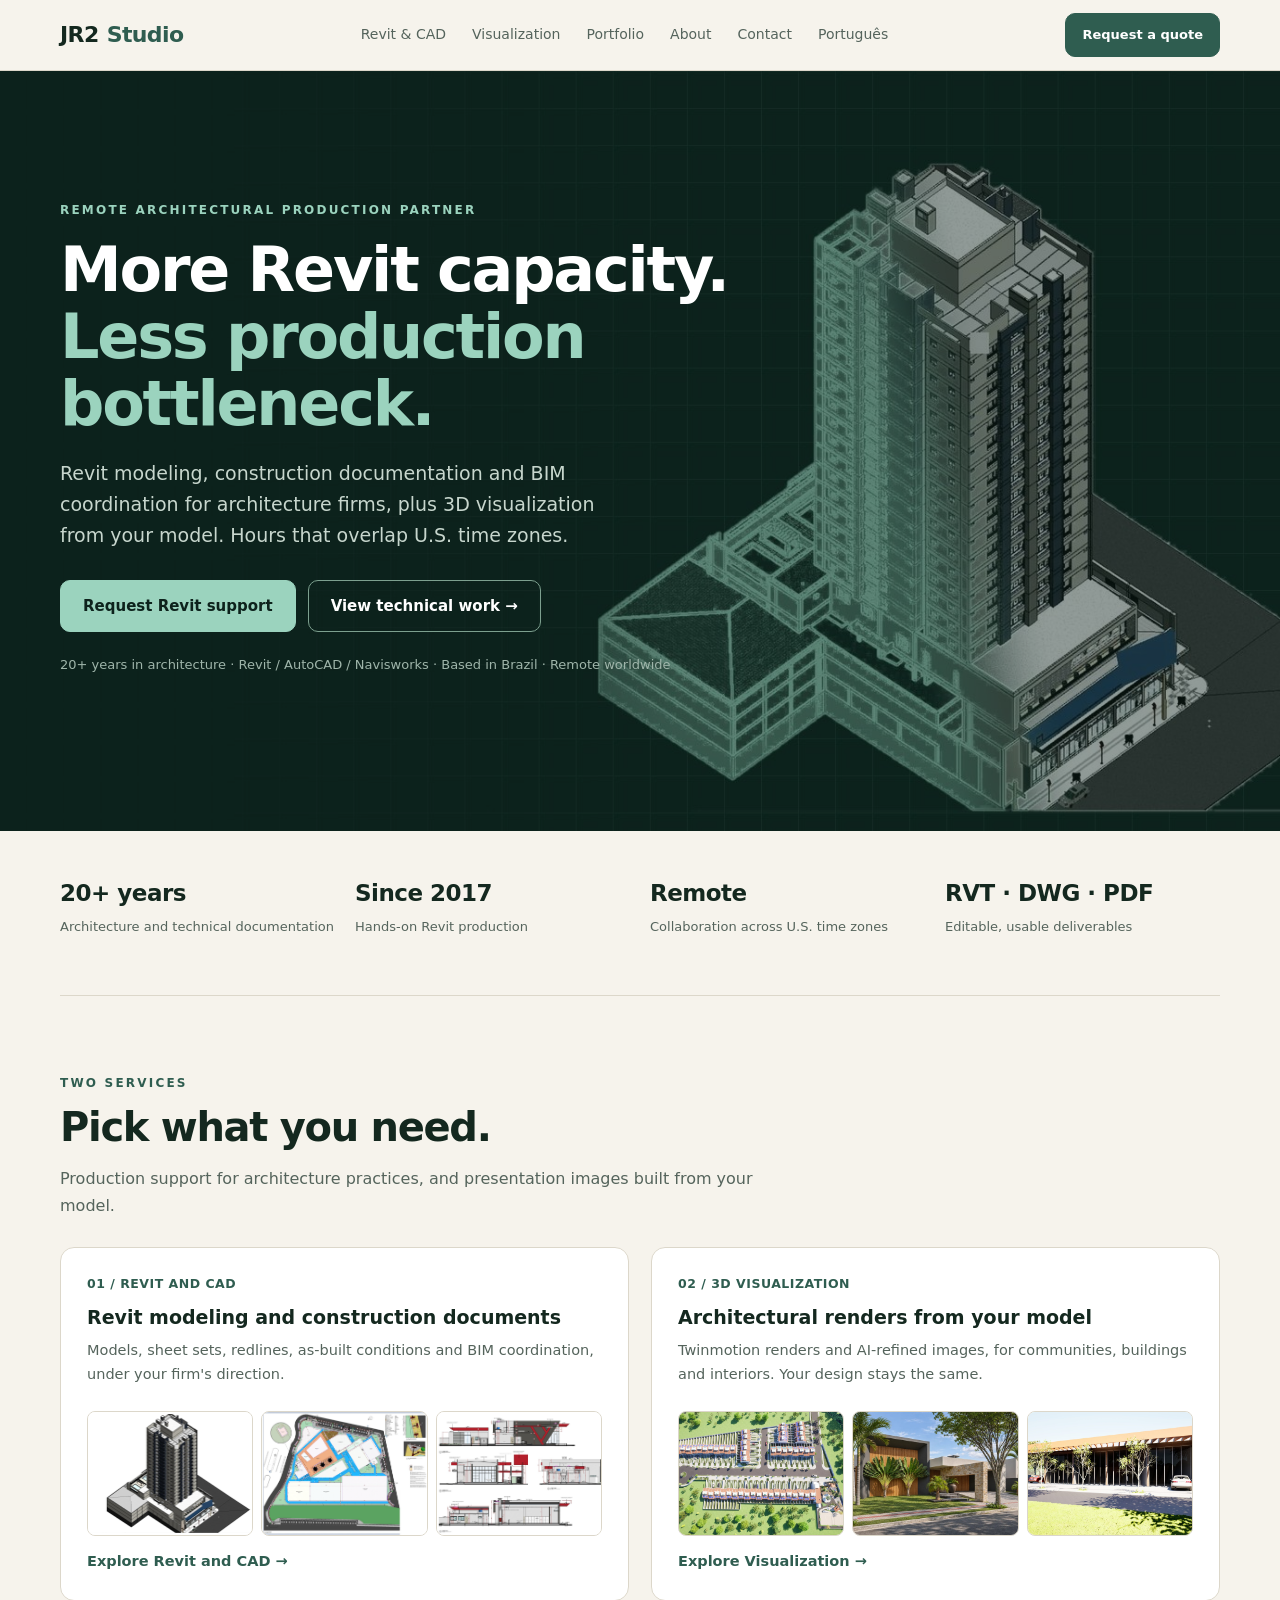
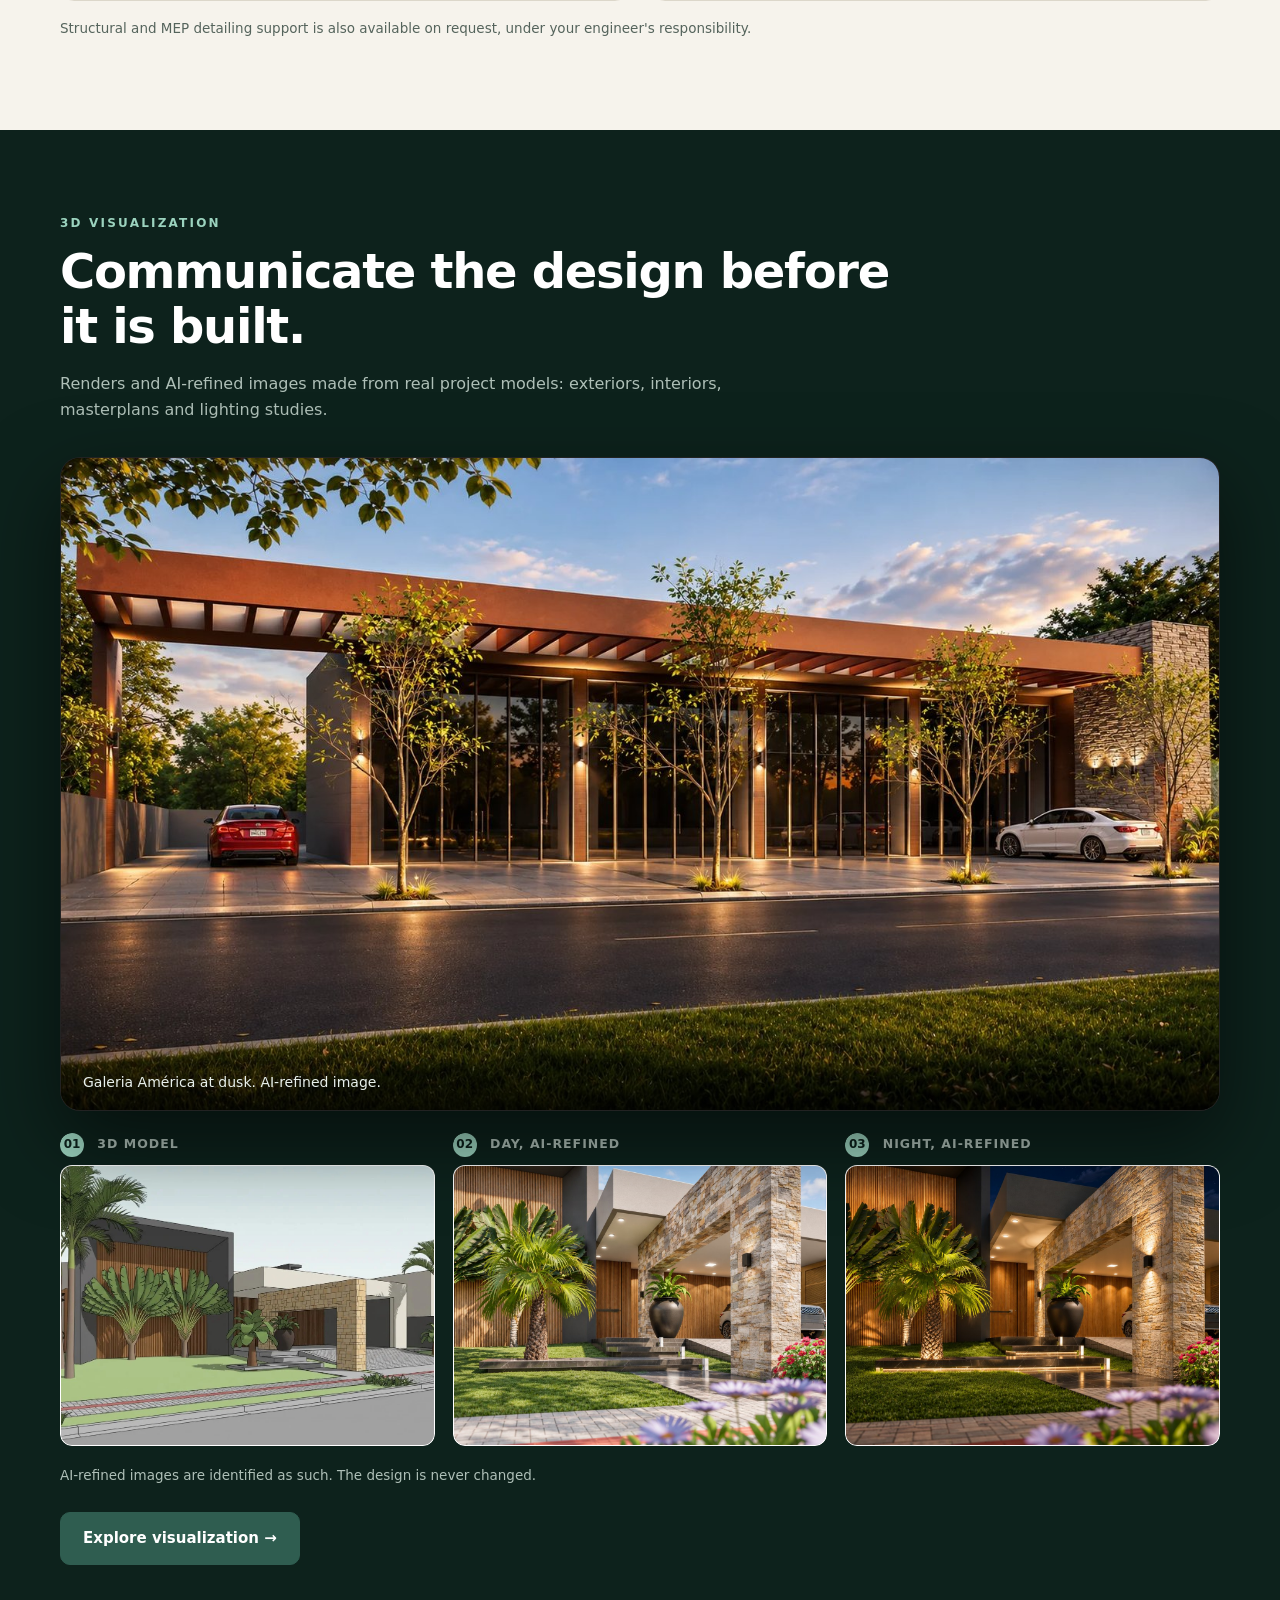
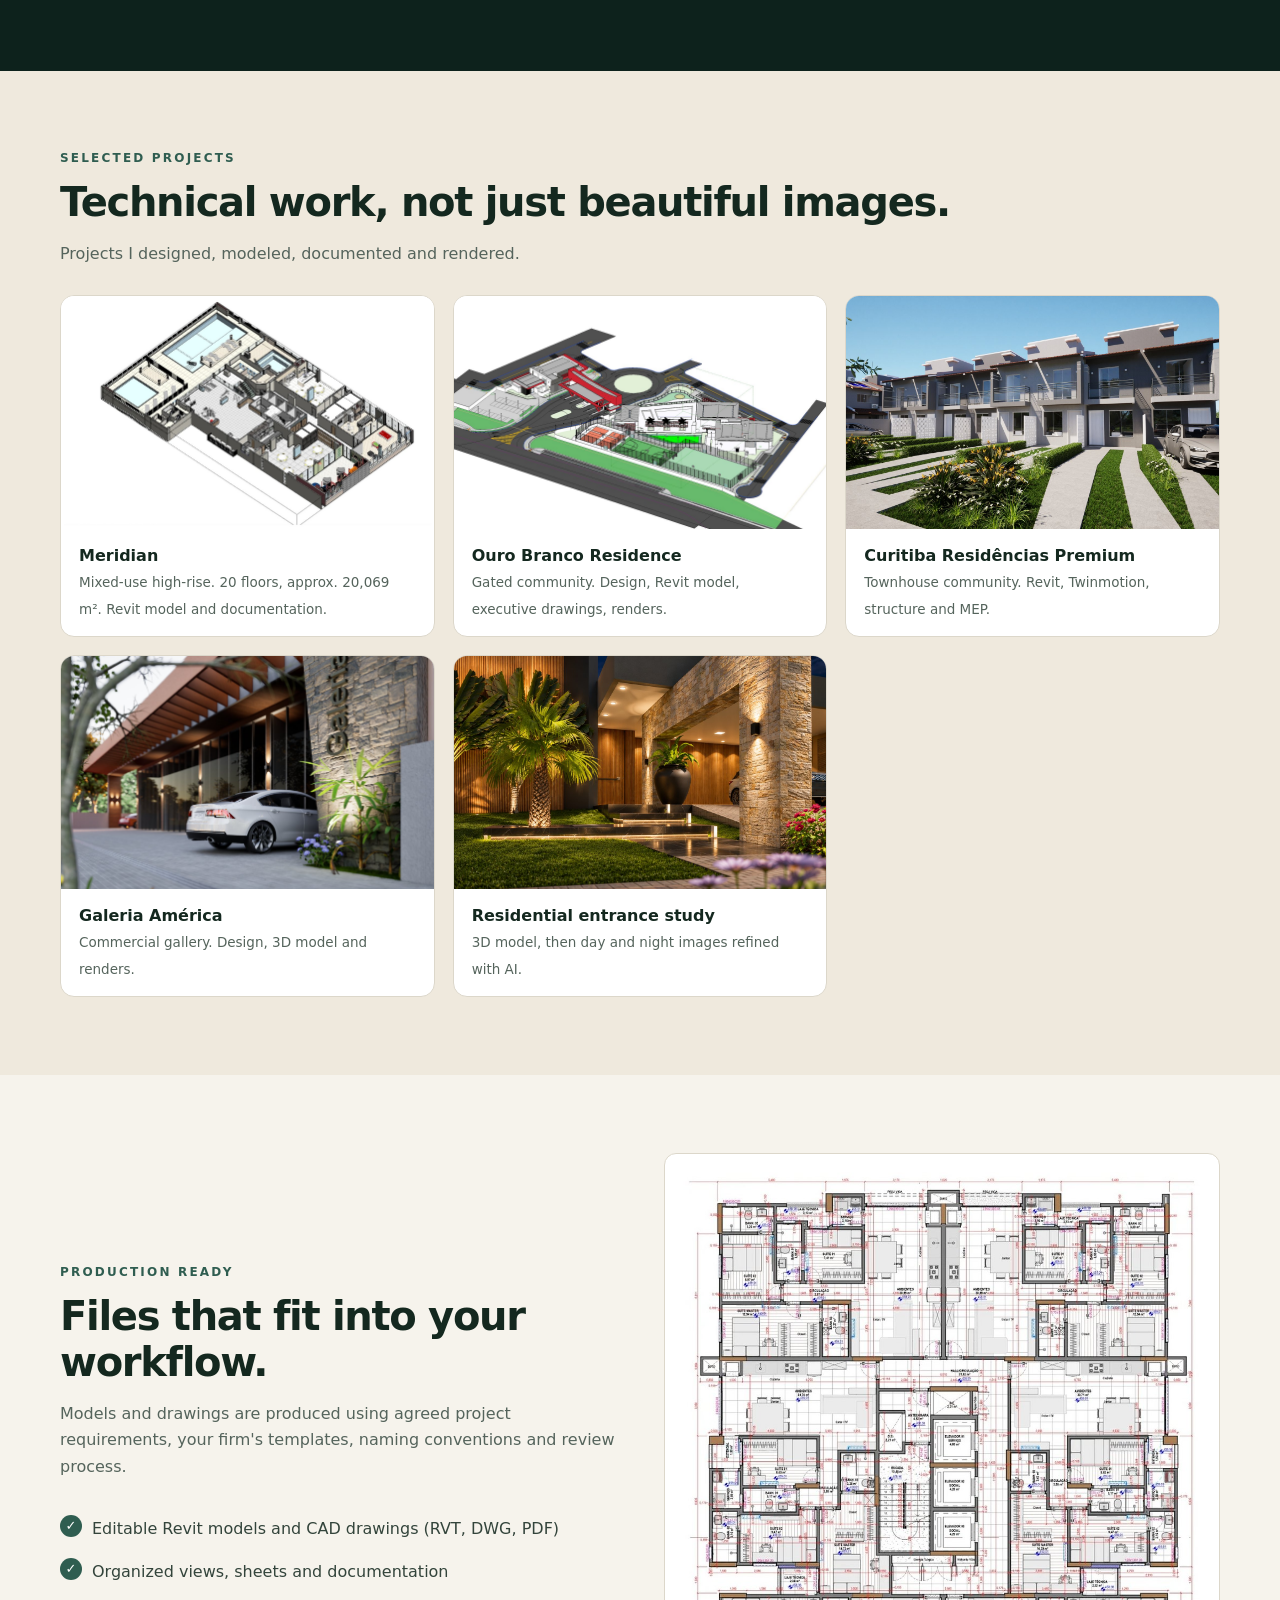
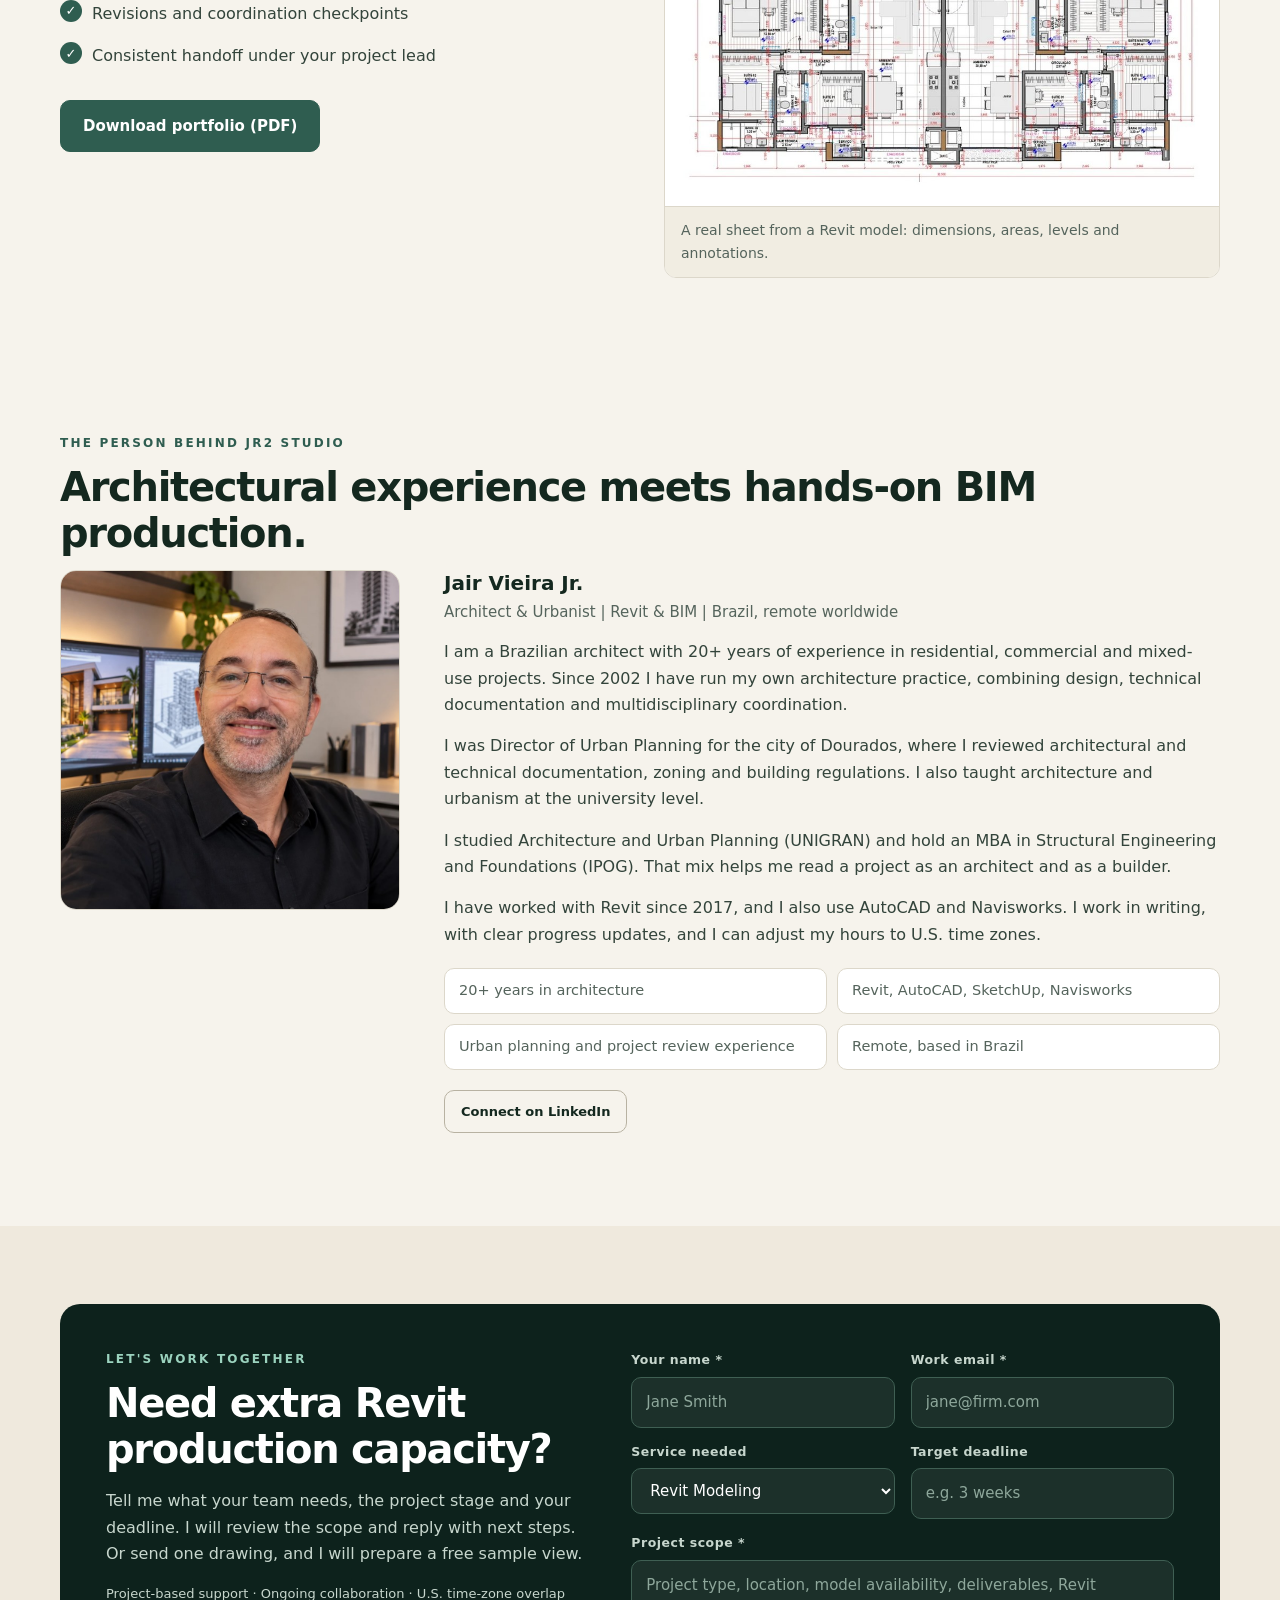
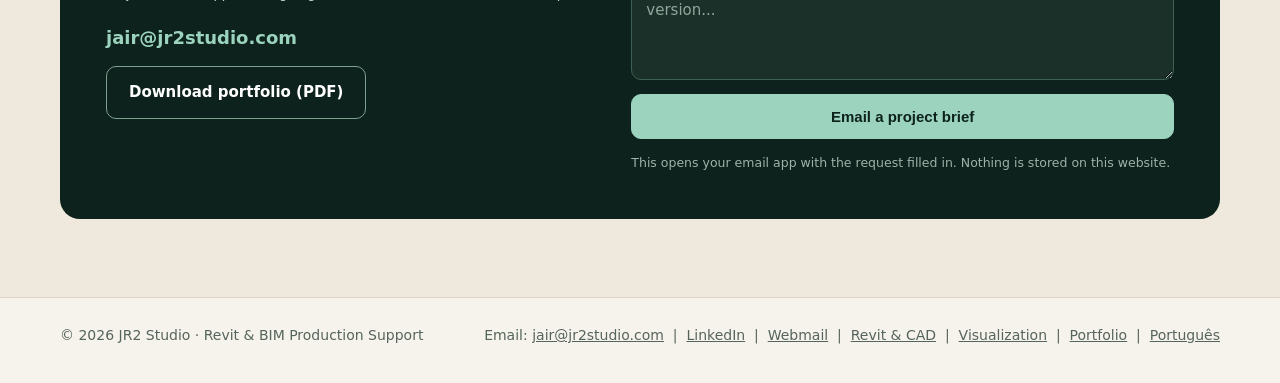
<file: index.html>
<!doctype html>
<html lang="en">
<head>
<meta charset="utf-8">
<meta name="viewport" content="width=device-width, initial-scale=1">
<title>JR2 Studio | Revit &amp; BIM Production Support</title>
<meta name="description" content="Remote Revit modeling, construction documentation, BIM coordination and 3D visualization for architecture firms, with U.S. time-zone overlap.">
<link rel="canonical" href="https://jr2studio.com/">
<link rel="alternate" hreflang="en" href="https://jr2studio.com/">
<link rel="alternate" hreflang="pt-BR" href="https://jr2studio.com/pt/">
<meta property="og:type" content="website">
<meta property="og:title" content="JR2 Studio | Revit &amp; BIM Production Support">
<meta property="og:description" content="Remote Revit modeling, construction documentation, BIM coordination and 3D visualization for architecture firms, with U.S. time-zone overlap.">
<meta property="og:url" content="https://jr2studio.com/">
<meta property="og:image" content="https://jr2studio.com/img/hero_tower_blend.jpg">
<script>document.documentElement.className+=" js"</script>
<link rel="stylesheet" href="/assets/site.css">
<script defer src="https://cloud.umami.is/script.js" data-website-id="1884234d-30a0-46e2-8325-648fdb0832d6"></script>
</head>
<body>
<header><div class="wrap nav">
  <a href="/" class="brand">JR2<span> Studio</span></a>
  <nav class="navlinks" id="navlinks">
    <a href="/revit-cad/">Revit &amp; CAD</a><a href="/visualization/">Visualization</a><a href="/portfolio/">Portfolio</a><a href="/#about">About</a><a href="#contact">Contact</a><a href="/pt/" hreflang="pt-BR" lang="pt-BR">Portugu&ecirc;s</a>
  </nav>
  <a class="btn small desktopcta" href="mailto:jair@jr2studio.com?subject=Project%20Inquiry%20-%20JR2%20Studio">Request a quote</a>
  <button class="mobiletoggle" id="menu" aria-label="Toggle navigation" aria-expanded="false">&#9776;</button>
</div></header>
<main id="top">
<section class="rhero home"><div class="wrap">
  <div class="eyebrow">Remote architectural production partner</div>
  <h1>More Revit capacity. <em>Less production bottleneck.</em></h1>
  <p class="lead">Revit modeling, construction documentation and BIM coordination for architecture firms, plus 3D visualization from your model. Hours that overlap U.S. time zones.</p>
  <div class="actions">
    <a class="btn" href="#contact">Request Revit support</a>
    <a class="btn ghost" href="/revit-cad/">View technical work &rarr;</a>
  </div>
  <p class="micro">20+ years in architecture &middot; Revit / AutoCAD / Navisworks &middot; Based in Brazil &middot; Remote worldwide</p>
</div></section>

<div class="wrap">
  <div class="metrics" style="padding-top:44px">
    <div class="metric"><strong>20+ years</strong><span>Architecture and technical documentation</span></div>
    <div class="metric"><strong>Since 2017</strong><span>Hands-on Revit production</span></div>
    <div class="metric"><strong>Remote</strong><span>Collaboration across U.S. time zones</span></div>
    <div class="metric"><strong>RVT &middot; DWG &middot; PDF</strong><span>Editable, usable deliverables</span></div>
  </div>
</div>

<section id="services"><div class="wrap">
  <div class="eyebrow">Two services</div>
  <h2>Pick what you need.</h2>
  <p class="intro">Production support for architecture practices, and presentation images built from your model.</p>
  <div class="svc">
    <article class="card">
      <div class="number">01 / REVIT AND CAD</div>
      <h3>Revit modeling and construction documents</h3>
      <p>Models, sheet sets, redlines, as-built conditions and BIM coordination, under your firm's direction.</p>
      <div class="thumbs">
        <img src="/img/rvt_tower.jpg" alt="Revit tower model" loading="lazy">
        <img src="/img/ob_sheet.jpg" alt="Site plan sheet" loading="lazy">
        <img src="/img/ob_sections.jpg" alt="Building sections sheet" loading="lazy">
      </div>
      <a class="more" href="/revit-cad/">Explore Revit and CAD &rarr;</a>
    </article>
    <article class="card">
      <div class="number">02 / 3D VISUALIZATION</div>
      <h3>Architectural renders from your model</h3>
      <p>Twinmotion renders and AI-refined images, for communities, buildings and interiors. Your design stays the same.</p>
      <div class="thumbs">
        <img src="/img/cur_masterplan.jpg" alt="Aerial view of a townhouse community" loading="lazy">
        <img src="/img/render.jpg" alt="Refined render" loading="lazy">
        <img src="/img/ga_facade_day.jpg" alt="Commercial gallery render" loading="lazy">
      </div>
      <a class="more" href="/visualization/">Explore Visualization &rarr;</a>
    </article>
  </div>
  <p class="notice">Structural and MEP detailing support is also available on request, under your engineer's responsibility.</p>
</div></section>

<section class="band showcase" id="featured"><div class="wrap"><div class="eyebrow">3D visualization</div><h2>Communicate the design before it is built.</h2><p class="intro">Renders and AI-refined images made from real project models: exteriors, interiors, masterplans and lighting studies.</p><figure class="hero-shot"><img class="zoom" src="/img/ga_dusk_ai.jpg" alt="Galeria América commercial gallery at dusk, refined with AI" loading="lazy"><figcaption>Galeria América at dusk. AI-refined image.</figcaption></figure><div class="trio"><div><span><b>01</b> 3D MODEL</span><img class="zoom" src="/img/sk_entrance_base.jpg" alt="3D model of the residence entrance" loading="lazy"></div><div><span><b>02</b> DAY, AI-REFINED</span><img class="zoom" src="/img/ai_entrance_day.jpg" alt="Residence entrance in daylight with stone pillar, wood slats and palm tree" loading="lazy"></div><div><span><b>03</b> NIGHT, AI-REFINED</span><img class="zoom" src="/img/ai_entrance_night.jpg" alt="The same residence entrance at night with wall lights and lit steps" loading="lazy"></div></div><p class="notice">AI-refined images are identified as such. The design is never changed.</p><p style="margin-top:26px"><a class="btn" href="/visualization/">Explore visualization &rarr;</a></p></div></section>

<section id="projects" class="alt"><div class="wrap">
  <div class="eyebrow">Selected projects</div>
  <h2>Technical work, not just beautiful images.</h2>
  <p class="intro">Projects I designed, modeled, documented and rendered.</p>
  <div class="projects">
    <a class="proj" href="/revit-cad/#meridian"><img src="/img/rvt_leisure.jpg" alt="Meridian leisure floor in Revit" loading="lazy"><div><b>Meridian</b><span>Mixed-use high-rise. 20 floors, approx. 20,069 m&sup2;. Revit model and documentation.</span></div></a>
    <a class="proj" href="/revit-cad/#ouro-branco"><img src="/img/ob_revit.jpg" alt="Ouro Branco Revit model" loading="lazy"><div><b>Ouro Branco Residence</b><span>Gated community. Design, Revit model, executive drawings, renders.</span></div></a>
    <a class="proj" href="/visualization/#curitiba"><img src="/img/cur_townhouses.jpg" alt="Curitiba townhouses" loading="lazy"><div><b>Curitiba Residências Premium</b><span>Townhouse community. Revit, Twinmotion, structure and MEP.</span></div></a>
    <a class="proj" href="/visualization/#galeria"><img src="/img/ga_stone_sign_night.jpg" alt="Galeria América stone sign" loading="lazy"><div><b>Galeria América</b><span>Commercial gallery. Design, 3D model and renders.</span></div></a>
    <a class="proj" href="/visualization/#day-night"><img src="/img/ai_entrance_night.jpg" alt="Residence entrance at night" loading="lazy"><div><b>Residential entrance study</b><span>3D model, then day and night images refined with AI.</span></div></a>
  </div>
</div></section>

<section class="proof"><div class="wrap proof-layout">
  <div>
    <div class="eyebrow">Production ready</div>
    <h2>Files that fit into your workflow.</h2>
    <p class="intro">Models and drawings are produced using agreed project requirements, your firm's templates, naming conventions and review process.</p>
    <ul class="checks"><li>Editable Revit models and CAD drawings (RVT, DWG, PDF)</li><li>Organized views, sheets and documentation</li><li>Revisions and coordination checkpoints</li><li>Consistent handoff under your project lead</li></ul>
    <p style="margin-top:22px"><a class="btn" href="/Jair_Vieira_Portfolio.pdf" download>Download portfolio (PDF)</a></p>
  </div>
  <figure class="sheet" style="margin:0"><img class="zoom" src="/img/rvt_plan.jpg" alt="Typical floor plan sheet created from a Revit model" loading="lazy"><figcaption>A real sheet from a Revit model: dimensions, areas, levels and annotations.</figcaption></figure>
</div></section>

<section id="about"><div class="wrap">
  <div class="eyebrow">The person behind JR2 Studio</div>
  <h2>Architectural experience meets hands-on BIM production.</h2>
  <div class="aboutgrid">
    <img class="portrait" src="/img/jair.jpg" alt="Jair Vieira Jr., architect and BIM professional, at his desk" loading="lazy">
    <div class="abouttext">
      <p class="who"><strong>Jair Vieira Jr.</strong><br><span>Architect &amp; Urbanist | Revit &amp; BIM | Brazil, remote worldwide</span></p>
      <p>I am a Brazilian architect with 20+ years of experience in residential, commercial and mixed-use projects. Since 2002 I have run my own architecture practice, combining design, technical documentation and multidisciplinary coordination.</p>
      <p>I was Director of Urban Planning for the city of Dourados, where I reviewed architectural and technical documentation, zoning and building regulations. I also taught architecture and urbanism at the university level.</p>
      <p>I studied Architecture and Urban Planning (UNIGRAN) and hold an MBA in Structural Engineering and Foundations (IPOG). That mix helps me read a project as an architect and as a builder.</p>
      <p>I have worked with Revit since 2017, and I also use AutoCAD and Navisworks. I work in writing, with clear progress updates, and I can adjust my hours to U.S. time zones.</p>
      <ul class="facts">
        <li>20+ years in architecture</li>
        <li>Revit, AutoCAD, SketchUp, Navisworks</li>
        <li>Urban planning and project review experience</li>
        <li>Remote, based in Brazil</li>
      </ul>
      <p style="margin-top:20px"><a class="btn ghost small" href="https://www.linkedin.com/in/jair-costa/" target="_blank" rel="noopener">Connect on LinkedIn</a></p>
    </div>
  </div>
</div></section>

<section id="contact" class="alt"><div class="wrap"><div class="contact">
  <div>
    <div class="eyebrow">Let's work together</div>
    <h2>Need extra Revit production capacity?</h2>
    <p>Tell me what your team needs, the project stage and your deadline. I will review the scope and reply with next steps. Or send one drawing, and I will prepare a free sample view.</p>
    <p class="lightnote">Project-based support &middot; Ongoing collaboration &middot; U.S. time-zone overlap</p>
    <p style="margin:18px 0 6px"><a class="mlink" href="mailto:jair@jr2studio.com">jair@jr2studio.com</a></p>
    <p style="margin:14px 0 0"><a class="btn ghost" href="/Jair_Vieira_Portfolio.pdf" download>Download portfolio (PDF)</a></p>
  </div>
  <form class="cform" id="inquiry" data-email="jair@jr2studio.com" data-subject="JR2 Studio Project Inquiry">
    <div class="field"><label for="name">Your name *</label><input id="name" name="name" required autocomplete="name" placeholder="Jane Smith"></div>
    <div class="field"><label for="email">Work email *</label><input id="email" name="email" type="email" required autocomplete="email" placeholder="jane@firm.com"></div>
    <div class="field"><label for="service">Service needed</label><select id="service" name="service"><option selected>Revit Modeling</option><option>Construction Documentation</option><option>BIM Coordination</option><option>CAD to Revit</option><option>3D Visualization</option><option>Other / Not sure</option></select></div>
    <div class="field"><label for="timeline">Target deadline</label><input id="timeline" name="timeline" placeholder="e.g. 3 weeks"></div>
    <div class="field full"><label for="details">Project scope *</label><textarea id="details" name="details" required placeholder="Project type, location, model availability, deliverables, Revit version..."></textarea></div>
    <div class="field full"><button type="submit" class="btn">Email a project brief</button></div>
    <p class="fnote">This opens your email app with the request filled in. Nothing is stored on this website.</p>
  </form>
</div></div></section>
</main>
<footer><div class="wrap footerline">
  <span>&copy; <span id="year">2026</span> JR2 Studio &middot; Revit &amp; BIM Production Support</span>
  <span>Email: <a href="mailto:jair@jr2studio.com">jair@jr2studio.com</a> &nbsp;|&nbsp; <a href="https://www.linkedin.com/in/jair-costa/" target="_blank" rel="noopener">LinkedIn</a> &nbsp;|&nbsp; <a href="https://email.secureserver.net/" target="_blank" rel="noopener">Webmail</a> &nbsp;|&nbsp; <a href="/revit-cad/">Revit &amp; CAD</a> &nbsp;|&nbsp; <a href="/visualization/">Visualization</a> &nbsp;|&nbsp; <a href="/portfolio/">Portfolio</a> &nbsp;|&nbsp; <a href="/pt/" hreflang="pt-BR" lang="pt-BR">Portugu&ecirc;s</a></span>
</div></footer>
<div class="lb" id="lb" role="dialog" aria-modal="true" aria-label="Image viewer"><button class="x" id="lbx" aria-label="Close">&#10005;</button><button class="pv" id="lbp" aria-label="Previous">&#8249;</button><img id="lbi" alt=""><button class="nx" id="lbn" aria-label="Next">&#8250;</button><div class="cap" id="lbc"></div></div>
<script src="/assets/site.js"></script>
</body>
</html>
</file>
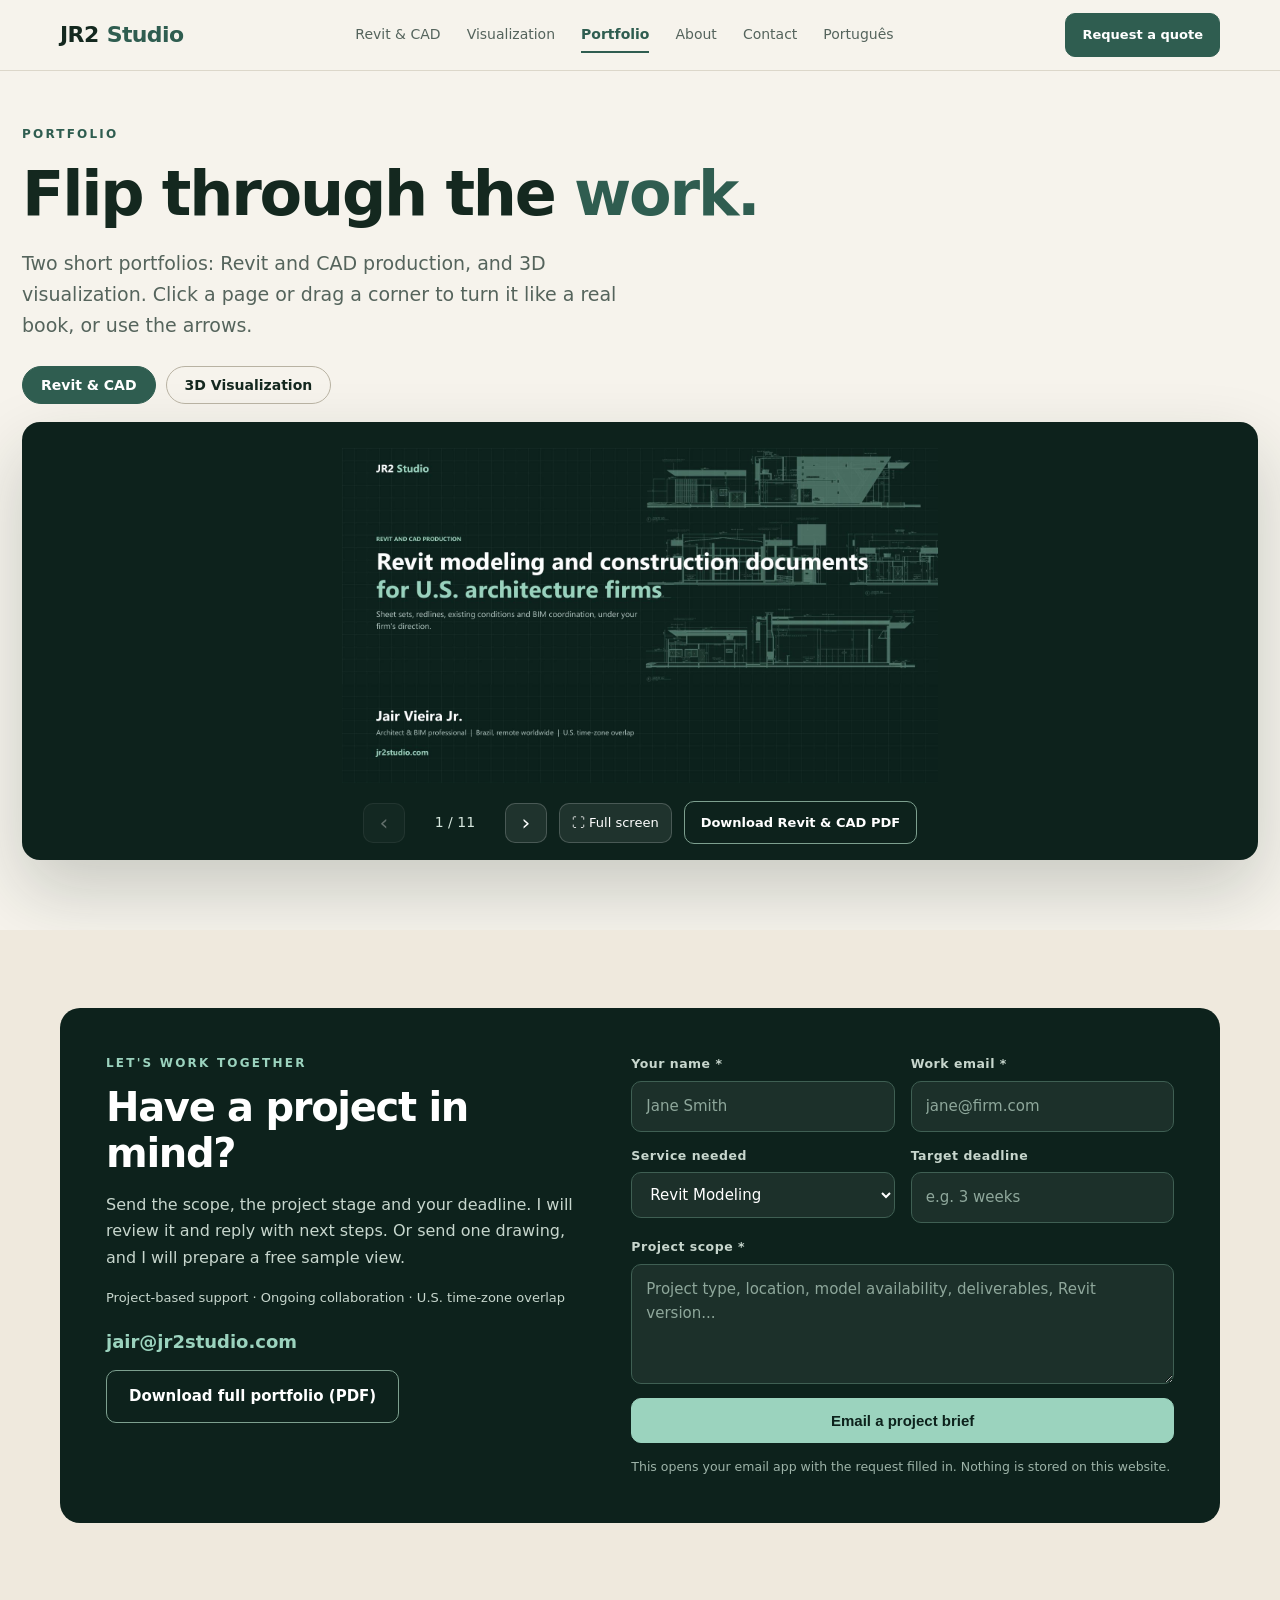
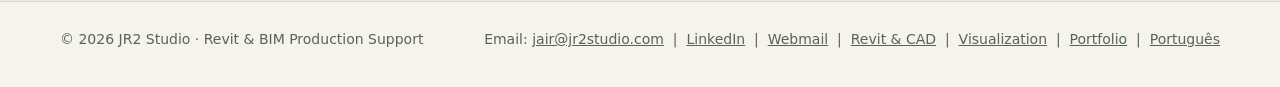
<file: portfolio/index.html>
<!doctype html>
<html lang="en">
<head>
<meta charset="utf-8">
<meta name="viewport" content="width=device-width, initial-scale=1">
<title>Portfolio | Revit &amp; CAD and 3D Visualization | JR2 Studio</title>
<meta name="description" content="Flip through the JR2 Studio portfolios: Revit modeling and construction documents, and architectural 3D visualization.">
<link rel="canonical" href="https://jr2studio.com/portfolio">
<meta property="og:type" content="website">
<meta property="og:title" content="Portfolio | Revit &amp; CAD and 3D Visualization | JR2 Studio">
<meta property="og:description" content="Flip through the JR2 Studio portfolios: Revit modeling and construction documents, and architectural 3D visualization.">
<meta property="og:url" content="https://jr2studio.com/portfolio">
<meta property="og:image" content="https://jr2studio.com/img/hero_tower_blend.jpg">
<script>document.documentElement.className+=" js"</script>
<link rel="stylesheet" href="/assets/site.css">
<script defer src="https://cloud.umami.is/script.js" data-website-id="1884234d-30a0-46e2-8325-648fdb0832d6"></script>
</head>
<body>
<header><div class="wrap nav">
  <a href="/" class="brand">JR2<span> Studio</span></a>
  <nav class="navlinks" id="navlinks">
    <a href="/revit-cad/">Revit &amp; CAD</a><a href="/visualization/">Visualization</a><a href="/portfolio/" class="cur">Portfolio</a><a href="/#about">About</a><a href="#contact">Contact</a><a href="/pt/" hreflang="pt-BR" lang="pt-BR">Portugu&ecirc;s</a>
  </nav>
  <a class="btn small desktopcta" href="mailto:jair@jr2studio.com?subject=Project%20Inquiry%20-%20JR2%20Studio">Request a quote</a>
  <button class="mobiletoggle" id="menu" aria-label="Toggle navigation" aria-expanded="false">&#9776;</button>
</div></header>
<main id="top">
<section class="pf"><div class="wrap">
  <div class="eyebrow">Portfolio</div>
  <h1>Flip through the <em>work.</em></h1>
  <p class="lead">Two short portfolios: Revit and CAD production, and 3D visualization. Click a page or drag a corner to turn it like a real book, or use the arrows.</p>
  <div class="pftabs" role="tablist" aria-label="Choose a portfolio">
    <button type="button" role="tab" data-book="revit" class="on" aria-selected="true">Revit &amp; CAD</button>
    <button type="button" role="tab" data-book="viz" aria-selected="false">3D Visualization</button>
  </div>
  <div class="flip" id="flip" tabindex="0" aria-label="Portfolio viewer. Use the left and right arrow keys to turn pages.">
    <div class="flipstage" id="flipstage"></div>
    <div class="flipbar">
      <button type="button" id="flipprev" aria-label="Previous page">&#8249;</button>
      <span id="flipcount" aria-live="polite">1 / 11</span>
      <button type="button" id="flipnext" aria-label="Next page">&#8250;</button>
      <button type="button" id="flipfs" aria-label="Full screen">Full screen</button>
      <a class="btn ghost small" id="flipdl" href="/Revit-CAD-Portfolio.pdf" download>Download PDF</a>
    </div>
  </div>
  <noscript><p class="notice">The animated viewer needs JavaScript. Download the PDFs instead: <a href="/Revit-CAD-Portfolio.pdf">Revit &amp; CAD</a> &middot; <a href="/Visualization-Portfolio.pdf">3D Visualization</a>.</p></noscript>
</div></section>

<section id="contact" class="alt"><div class="wrap"><div class="contact">
  <div>
    <div class="eyebrow">Let's work together</div>
    <h2>Have a project in mind?</h2>
    <p>Send the scope, the project stage and your deadline. I will review it and reply with next steps. Or send one drawing, and I will prepare a free sample view.</p>
    <p class="lightnote">Project-based support &middot; Ongoing collaboration &middot; U.S. time-zone overlap</p>
    <p style="margin:18px 0 6px"><a class="mlink" href="mailto:jair@jr2studio.com">jair@jr2studio.com</a></p>
    <p style="margin:14px 0 0"><a class="btn ghost" href="/Jair_Vieira_Portfolio.pdf" download>Download full portfolio (PDF)</a></p>
  </div>
  <form class="cform" id="inquiry" data-email="jair@jr2studio.com" data-subject="JR2 Studio Project Inquiry">
    <div class="field"><label for="name">Your name *</label><input id="name" name="name" required autocomplete="name" placeholder="Jane Smith"></div>
    <div class="field"><label for="email">Work email *</label><input id="email" name="email" type="email" required autocomplete="email" placeholder="jane@firm.com"></div>
    <div class="field"><label for="service">Service needed</label><select id="service" name="service"><option selected>Revit Modeling</option><option>Construction Documentation</option><option>BIM Coordination</option><option>CAD to Revit</option><option>3D Visualization</option><option>Other / Not sure</option></select></div>
    <div class="field"><label for="timeline">Target deadline</label><input id="timeline" name="timeline" placeholder="e.g. 3 weeks"></div>
    <div class="field full"><label for="details">Project scope *</label><textarea id="details" name="details" required placeholder="Project type, location, model availability, deliverables, Revit version..."></textarea></div>
    <div class="field full"><button type="submit" class="btn">Email a project brief</button></div>
    <p class="fnote">This opens your email app with the request filled in. Nothing is stored on this website.</p>
  </form>
</div></div></section>
<script src="/assets/page-flip.browser.js"></script>
<script src="/assets/flip.js"></script>
</main>
<footer><div class="wrap footerline">
  <span>&copy; <span id="year">2026</span> JR2 Studio &middot; Revit &amp; BIM Production Support</span>
  <span>Email: <a href="mailto:jair@jr2studio.com">jair@jr2studio.com</a> &nbsp;|&nbsp; <a href="https://www.linkedin.com/in/jair-costa/" target="_blank" rel="noopener">LinkedIn</a> &nbsp;|&nbsp; <a href="https://email.secureserver.net/" target="_blank" rel="noopener">Webmail</a> &nbsp;|&nbsp; <a href="/revit-cad/">Revit &amp; CAD</a> &nbsp;|&nbsp; <a href="/visualization/">Visualization</a> &nbsp;|&nbsp; <a href="/portfolio/">Portfolio</a> &nbsp;|&nbsp; <a href="/pt/" hreflang="pt-BR" lang="pt-BR">Portugu&ecirc;s</a></span>
</div></footer>
<div class="lb" id="lb" role="dialog" aria-modal="true" aria-label="Image viewer"><button class="x" id="lbx" aria-label="Close">&#10005;</button><button class="pv" id="lbp" aria-label="Previous">&#8249;</button><img id="lbi" alt=""><button class="nx" id="lbn" aria-label="Next">&#8250;</button><div class="cap" id="lbc"></div></div>
<script src="/assets/site.js"></script>
</body>
</html>
</file>
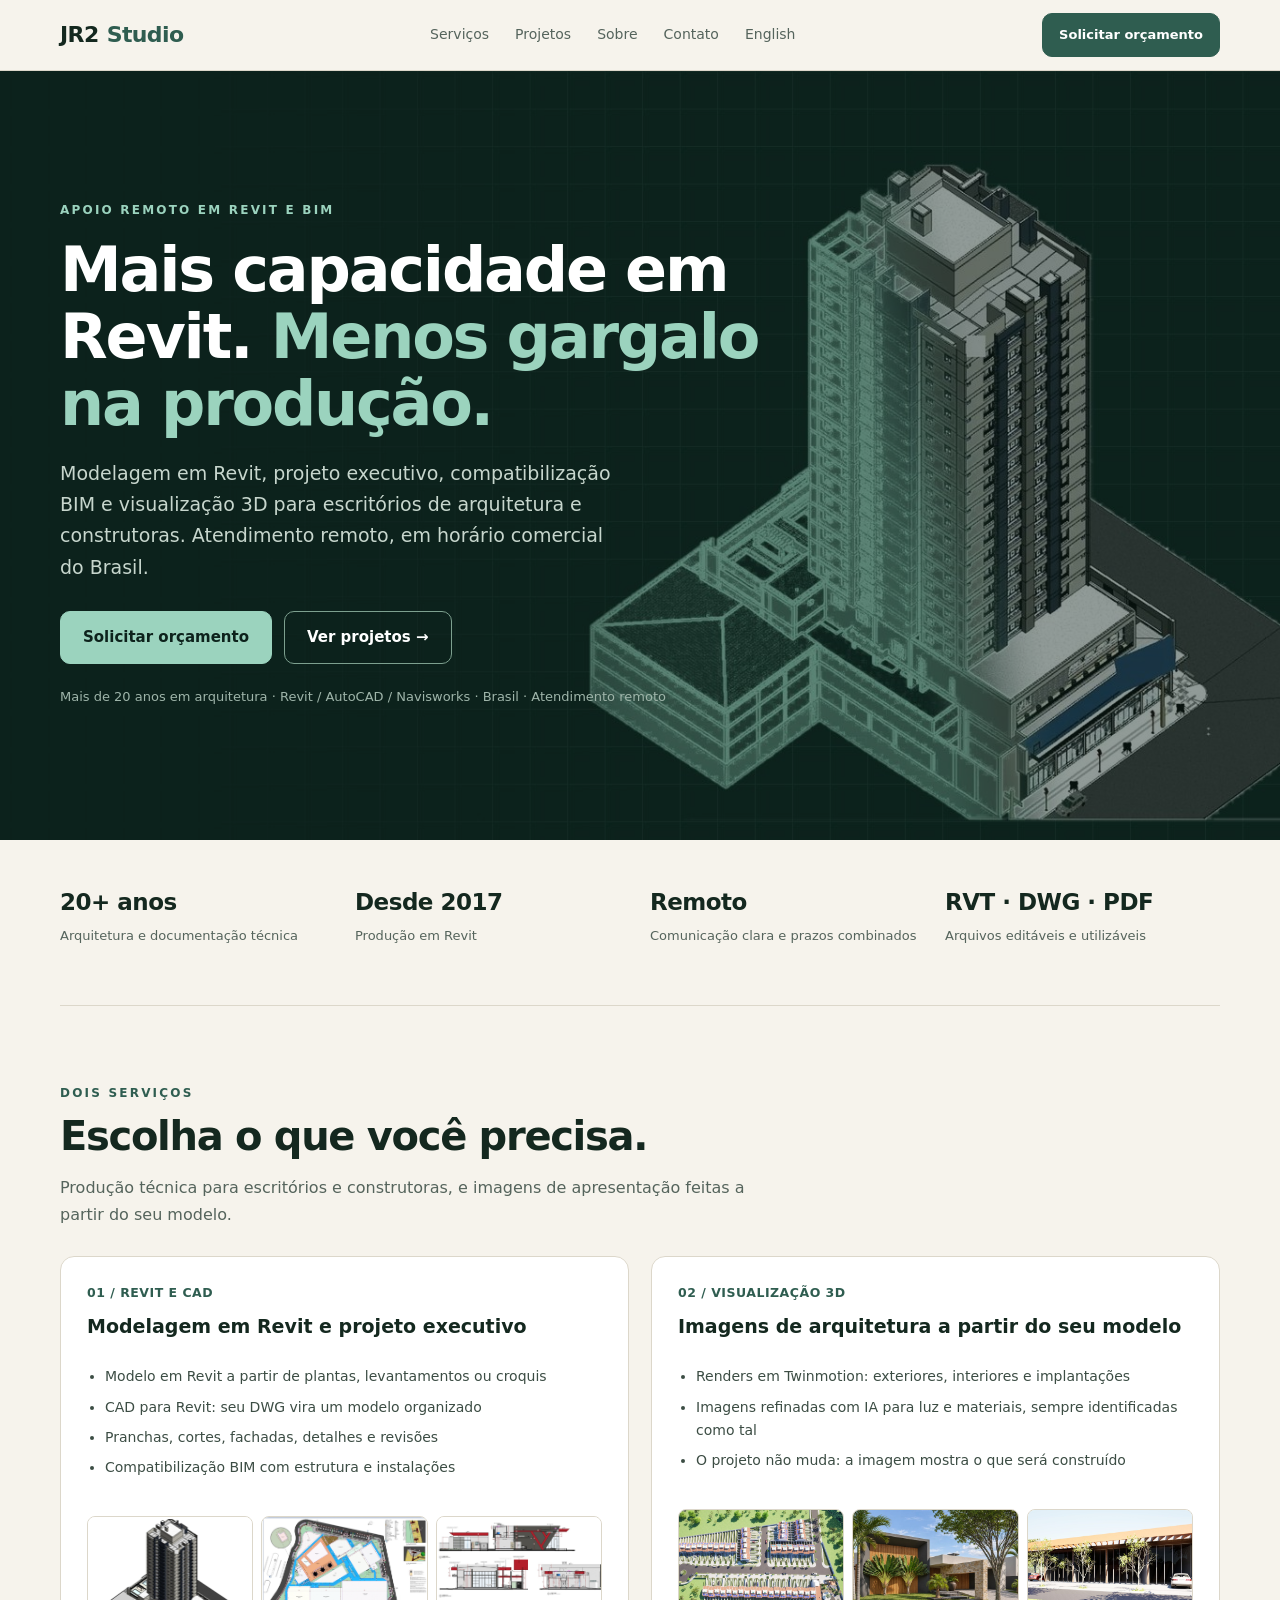
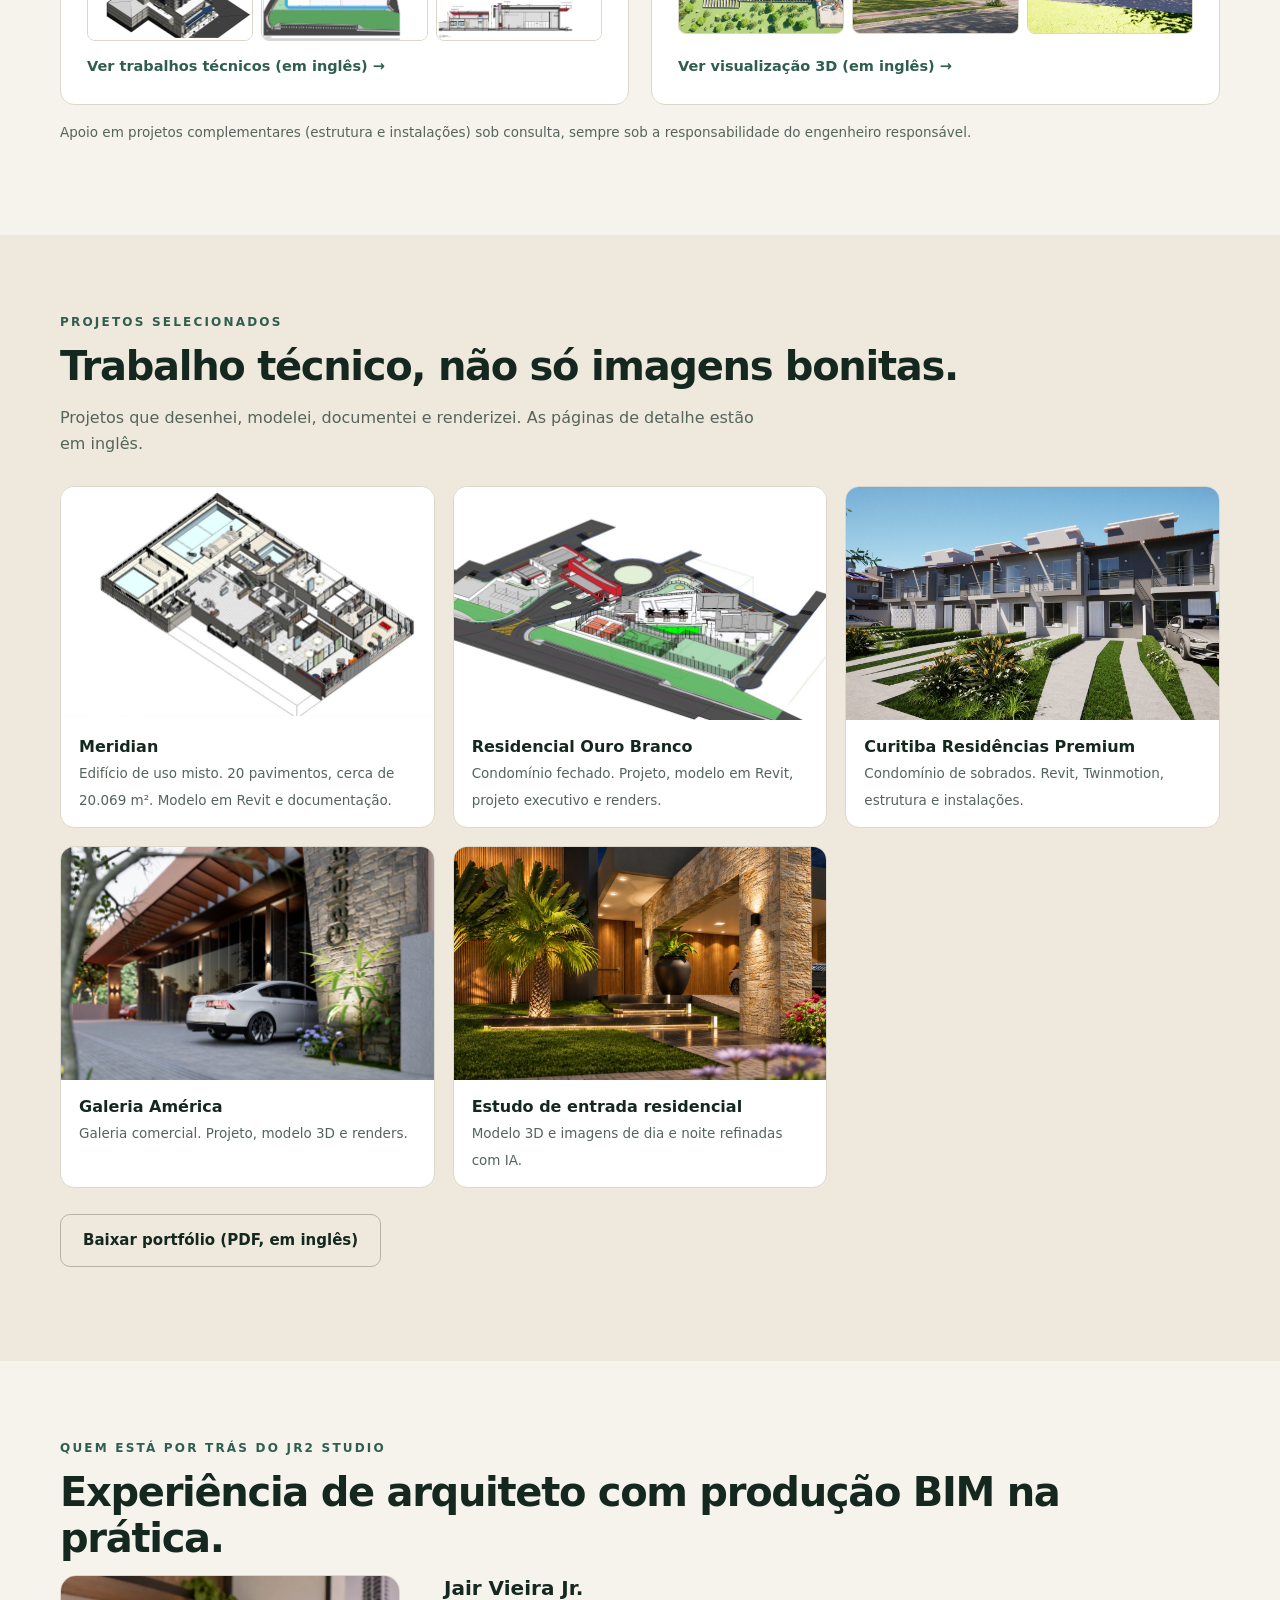
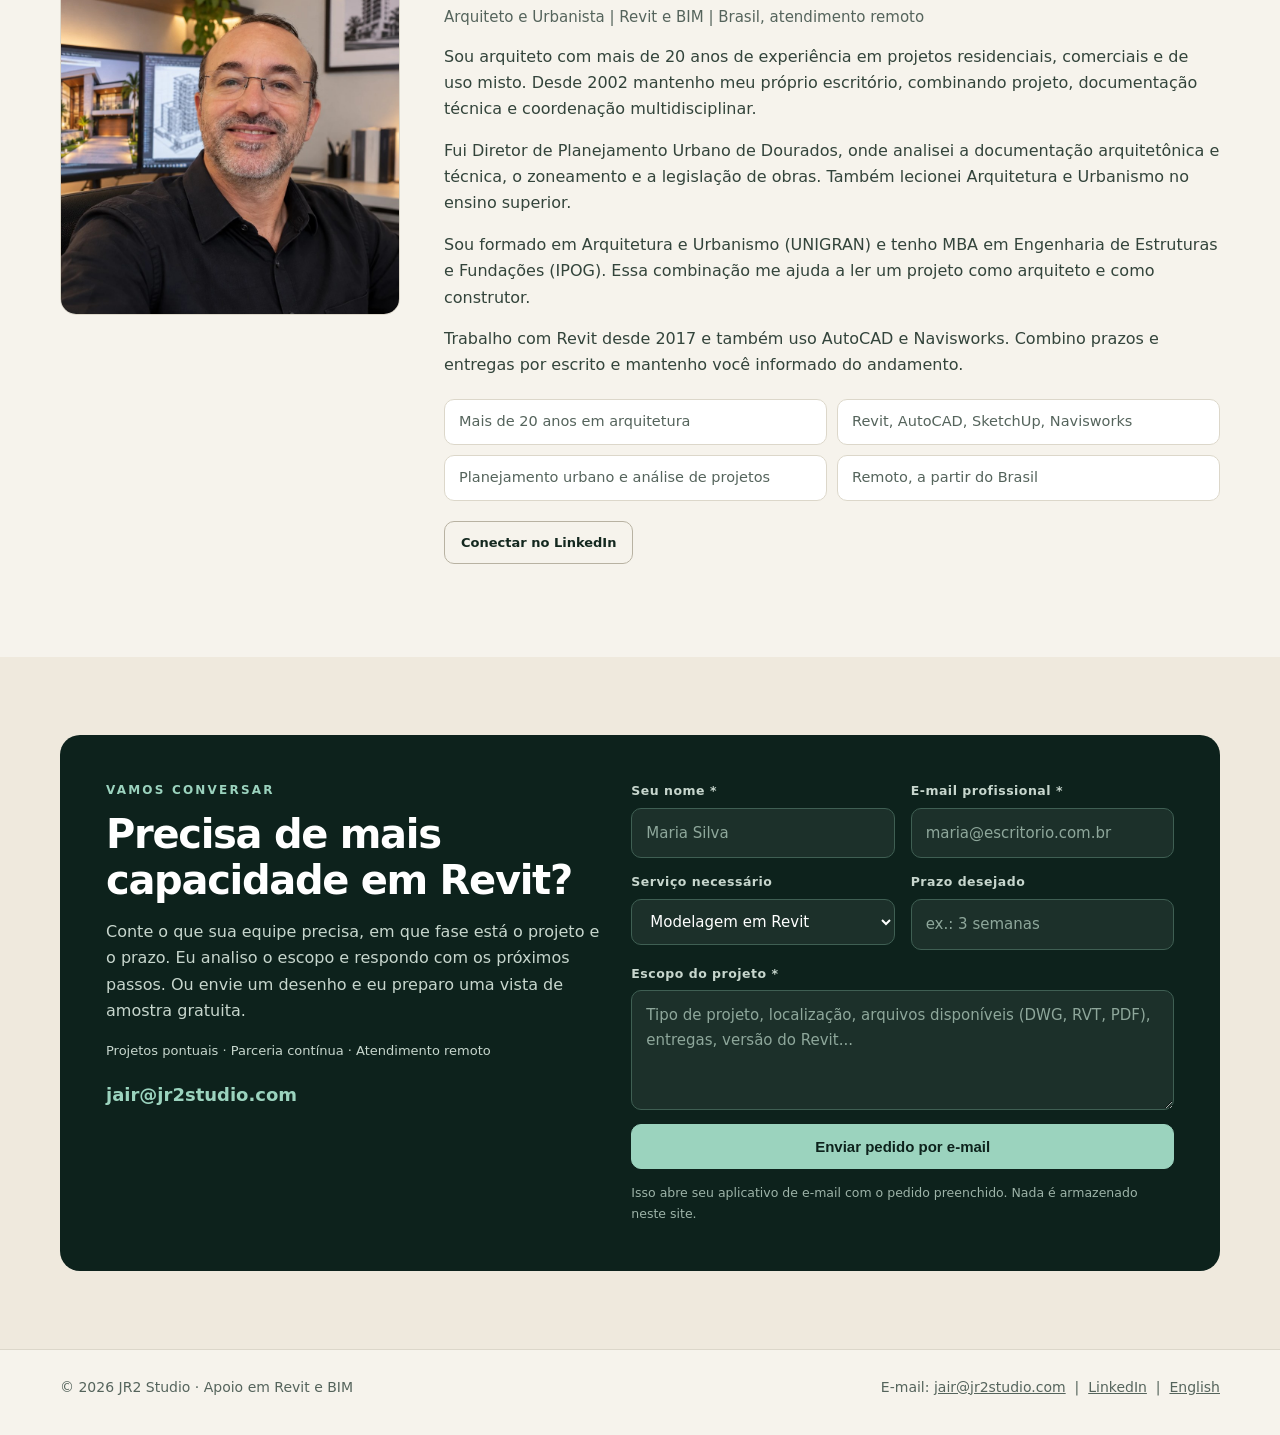
<file: pt/index.html>
<!doctype html>
<html lang="pt-BR">
<head>
<meta charset="utf-8">
<meta name="viewport" content="width=device-width, initial-scale=1">
<title>Revit e BIM remoto para escritórios de arquitetura | JR2 Studio</title>
<meta name="description" content="Modelagem em Revit, projeto executivo, compatibilização BIM, CAD para Revit e visualização 3D. Atendimento remoto, a partir do Brasil.">
<link rel="canonical" href="https://jr2studio.com/pt/">
<link rel="alternate" hreflang="pt-BR" href="https://jr2studio.com/pt/">
<link rel="alternate" hreflang="en" href="https://jr2studio.com/">
<meta property="og:type" content="website">
<meta property="og:title" content="Revit e BIM remoto para escritórios de arquitetura | JR2 Studio">
<meta property="og:description" content="Modelagem em Revit, projeto executivo, compatibilização BIM, CAD para Revit e visualização 3D. Atendimento remoto, a partir do Brasil.">
<meta property="og:url" content="https://jr2studio.com/pt/">
<meta property="og:locale" content="pt_BR">
<meta property="og:image" content="https://jr2studio.com/img/hero_tower_blend.jpg">
<script>document.documentElement.className+=" js"</script>
<link rel="stylesheet" href="/assets/site.css">
<script defer src="https://cloud.umami.is/script.js" data-website-id="1884234d-30a0-46e2-8325-648fdb0832d6"></script>
</head>
<body>
<header><div class="wrap nav">
  <a href="/pt/" class="brand">JR2<span> Studio</span></a>
  <nav class="navlinks" id="navlinks">
    <a href="#servicos">Servi&ccedil;os</a><a href="#projetos">Projetos</a><a href="#sobre">Sobre</a><a href="#contato">Contato</a><a href="/" hreflang="en" lang="en">English</a>
  </nav>
  <a class="btn small desktopcta" href="mailto:jair@jr2studio.com?subject=Solicita%C3%A7%C3%A3o%20de%20or%C3%A7amento%20-%20JR2%20Studio">Solicitar or&ccedil;amento</a>
  <button class="mobiletoggle" id="menu" aria-label="Abrir menu" aria-expanded="false">&#9776;</button>
</div></header>
<main id="top">
<section class="rhero home"><div class="wrap">
  <div class="eyebrow">Apoio remoto em Revit e BIM</div>
  <h1>Mais capacidade em Revit. <em>Menos gargalo na produ&ccedil;&atilde;o.</em></h1>
  <p class="lead">Modelagem em Revit, projeto executivo, compatibiliza&ccedil;&atilde;o BIM e visualiza&ccedil;&atilde;o 3D para escrit&oacute;rios de arquitetura e construtoras. Atendimento remoto, em hor&aacute;rio comercial do Brasil.</p>
  <div class="actions">
    <a class="btn" href="#contato">Solicitar or&ccedil;amento</a>
    <a class="btn ghost" href="#projetos">Ver projetos &rarr;</a>
  </div>
  <p class="micro">Mais de 20 anos em arquitetura &middot; Revit / AutoCAD / Navisworks &middot; Brasil &middot; Atendimento remoto</p>
</div></section>

<div class="wrap">
  <div class="metrics" style="padding-top:44px">
    <div class="metric"><strong>20+ anos</strong><span>Arquitetura e documenta&ccedil;&atilde;o t&eacute;cnica</span></div>
    <div class="metric"><strong>Desde 2017</strong><span>Produ&ccedil;&atilde;o em Revit</span></div>
    <div class="metric"><strong>Remoto</strong><span>Comunica&ccedil;&atilde;o clara e prazos combinados</span></div>
    <div class="metric"><strong>RVT &middot; DWG &middot; PDF</strong><span>Arquivos edit&aacute;veis e utiliz&aacute;veis</span></div>
  </div>
</div>

<section id="servicos"><div class="wrap">
  <div class="eyebrow">Dois servi&ccedil;os</div>
  <h2>Escolha o que voc&ecirc; precisa.</h2>
  <p class="intro">Produ&ccedil;&atilde;o t&eacute;cnica para escrit&oacute;rios e construtoras, e imagens de apresenta&ccedil;&atilde;o feitas a partir do seu modelo.</p>
  <div class="svc">
    <article class="card">
      <div class="number">01 / REVIT E CAD</div>
      <h3>Modelagem em Revit e projeto executivo</h3>
      <ul style="margin:10px 0 16px 18px;padding:0;line-height:1.65">
        <li>Modelo em Revit a partir de plantas, levantamentos ou croquis</li>
        <li>CAD para Revit: seu DWG vira um modelo organizado</li>
        <li>Pranchas, cortes, fachadas, detalhes e revis&otilde;es</li>
        <li>Compatibiliza&ccedil;&atilde;o BIM com estrutura e instala&ccedil;&otilde;es</li>
      </ul>
      <div class="thumbs">
        <img src="/img/rvt_tower.jpg" alt="Modelo em Revit de torre" loading="lazy">
        <img src="/img/ob_sheet.jpg" alt="Prancha de implanta&ccedil;&atilde;o" loading="lazy">
        <img src="/img/ob_sections.jpg" alt="Prancha de cortes" loading="lazy">
      </div>
      <a class="more" href="/revit-cad/">Ver trabalhos t&eacute;cnicos (em ingl&ecirc;s) &rarr;</a>
    </article>
    <article class="card">
      <div class="number">02 / VISUALIZA&Ccedil;&Atilde;O 3D</div>
      <h3>Imagens de arquitetura a partir do seu modelo</h3>
      <ul style="margin:10px 0 16px 18px;padding:0;line-height:1.65">
        <li>Renders em Twinmotion: exteriores, interiores e implanta&ccedil;&otilde;es</li>
        <li>Imagens refinadas com IA para luz e materiais, sempre identificadas como tal</li>
        <li>O projeto n&atilde;o muda: a imagem mostra o que ser&aacute; constru&iacute;do</li>
      </ul>
      <div class="thumbs">
        <img src="/img/cur_masterplan.jpg" alt="Vista a&eacute;rea de condom&iacute;nio de sobrados" loading="lazy">
        <img src="/img/render.jpg" alt="Render refinado" loading="lazy">
        <img src="/img/ga_facade_day.jpg" alt="Render de galeria comercial" loading="lazy">
      </div>
      <a class="more" href="/visualization/">Ver visualiza&ccedil;&atilde;o 3D (em ingl&ecirc;s) &rarr;</a>
    </article>
  </div>
  <p class="notice">Apoio em projetos complementares (estrutura e instala&ccedil;&otilde;es) sob consulta, sempre sob a responsabilidade do engenheiro respons&aacute;vel.</p>
</div></section>

<section id="projetos" class="alt"><div class="wrap">
  <div class="eyebrow">Projetos selecionados</div>
  <h2>Trabalho t&eacute;cnico, n&atilde;o s&oacute; imagens bonitas.</h2>
  <p class="intro">Projetos que desenhei, modelei, documentei e renderizei. As p&aacute;ginas de detalhe est&atilde;o em ingl&ecirc;s.</p>
  <div class="projects">
    <a class="proj" href="/revit-cad/#meridian"><img src="/img/rvt_leisure.jpg" alt="Pavimento de lazer do Meridian em Revit" loading="lazy"><div><b>Meridian</b><span>Edif&iacute;cio de uso misto. 20 pavimentos, cerca de 20.069 m&sup2;. Modelo em Revit e documenta&ccedil;&atilde;o.</span></div></a>
    <a class="proj" href="/revit-cad/#ouro-branco"><img src="/img/ob_revit.jpg" alt="Modelo em Revit do Ouro Branco" loading="lazy"><div><b>Residencial Ouro Branco</b><span>Condom&iacute;nio fechado. Projeto, modelo em Revit, projeto executivo e renders.</span></div></a>
    <a class="proj" href="/visualization/#curitiba"><img src="/img/cur_townhouses.jpg" alt="Sobrados em Curitiba" loading="lazy"><div><b>Curitiba Resid&ecirc;ncias Premium</b><span>Condom&iacute;nio de sobrados. Revit, Twinmotion, estrutura e instala&ccedil;&otilde;es.</span></div></a>
    <a class="proj" href="/visualization/#galeria"><img src="/img/ga_stone_sign_night.jpg" alt="Letreiro em pedra da Galeria Am&eacute;rica" loading="lazy"><div><b>Galeria Am&eacute;rica</b><span>Galeria comercial. Projeto, modelo 3D e renders.</span></div></a>
    <a class="proj" href="/visualization/#day-night"><img src="/img/ai_entrance_night.jpg" alt="Entrada residencial &agrave; noite" loading="lazy"><div><b>Estudo de entrada residencial</b><span>Modelo 3D e imagens de dia e noite refinadas com IA.</span></div></a>
  </div>
  <p style="margin-top:26px"><a class="btn ghost" href="/Jair_Vieira_Portfolio.pdf" download>Baixar portf&oacute;lio (PDF, em ingl&ecirc;s)</a></p>
</div></section>

<section id="sobre"><div class="wrap">
  <div class="eyebrow">Quem est&aacute; por tr&aacute;s do JR2 Studio</div>
  <h2>Experi&ecirc;ncia de arquiteto com produ&ccedil;&atilde;o BIM na pr&aacute;tica.</h2>
  <div class="aboutgrid">
    <img class="portrait" src="/img/jair.jpg" alt="Jair Vieira Jr., arquiteto, em sua mesa de trabalho" loading="lazy">
    <div class="abouttext">
      <p class="who"><strong>Jair Vieira Jr.</strong><br><span>Arquiteto e Urbanista | Revit e BIM | Brasil, atendimento remoto</span></p>
      <p>Sou arquiteto com mais de 20 anos de experi&ecirc;ncia em projetos residenciais, comerciais e de uso misto. Desde 2002 mantenho meu pr&oacute;prio escrit&oacute;rio, combinando projeto, documenta&ccedil;&atilde;o t&eacute;cnica e coordena&ccedil;&atilde;o multidisciplinar.</p>
      <p>Fui Diretor de Planejamento Urbano de Dourados, onde analisei a documenta&ccedil;&atilde;o arquitet&ocirc;nica e t&eacute;cnica, o zoneamento e a legisla&ccedil;&atilde;o de obras. Tamb&eacute;m lecionei Arquitetura e Urbanismo no ensino superior.</p>
      <p>Sou formado em Arquitetura e Urbanismo (UNIGRAN) e tenho MBA em Engenharia de Estruturas e Funda&ccedil;&otilde;es (IPOG). Essa combina&ccedil;&atilde;o me ajuda a ler um projeto como arquiteto e como construtor.</p>
      <p>Trabalho com Revit desde 2017 e tamb&eacute;m uso AutoCAD e Navisworks. Combino prazos e entregas por escrito e mantenho voc&ecirc; informado do andamento.</p>
      <ul class="facts">
        <li>Mais de 20 anos em arquitetura</li>
        <li>Revit, AutoCAD, SketchUp, Navisworks</li>
        <li>Planejamento urbano e an&aacute;lise de projetos</li>
        <li>Remoto, a partir do Brasil</li>
      </ul>
      <p style="margin-top:20px"><a class="btn ghost small" href="https://www.linkedin.com/in/jair-costa/" target="_blank" rel="noopener">Conectar no LinkedIn</a></p>
    </div>
  </div>
</div></section>

<section id="contato" class="alt"><div class="wrap"><div class="contact">
  <div>
    <div class="eyebrow">Vamos conversar</div>
    <h2>Precisa de mais capacidade em Revit?</h2>
    <p>Conte o que sua equipe precisa, em que fase est&aacute; o projeto e o prazo. Eu analiso o escopo e respondo com os pr&oacute;ximos passos. Ou envie um desenho e eu preparo uma vista de amostra gratuita.</p>
    <p class="lightnote">Projetos pontuais &middot; Parceria cont&iacute;nua &middot; Atendimento remoto</p>
    <p style="margin:18px 0 6px"><a class="mlink" href="mailto:jair@jr2studio.com">jair@jr2studio.com</a></p>
  </div>
  <form class="cform" id="inquiry" data-email="jair@jr2studio.com" data-subject="Solicitação de orçamento - JR2 Studio">
    <div class="field"><label for="name">Seu nome *</label><input id="name" name="name" required autocomplete="name" placeholder="Maria Silva"></div>
    <div class="field"><label for="email">E-mail profissional *</label><input id="email" name="email" type="email" required autocomplete="email" placeholder="maria@escritorio.com.br"></div>
    <div class="field"><label for="service">Servi&ccedil;o necess&aacute;rio</label><select id="service" name="service"><option>Modelagem em Revit</option><option>Projeto executivo / documentação</option><option>Compatibilização BIM</option><option>CAD para Revit (DWG para modelo)</option><option>Visualização 3D</option><option>Outro / não sei ainda</option></select></div>
    <div class="field"><label for="timeline">Prazo desejado</label><input id="timeline" name="timeline" placeholder="ex.: 3 semanas"></div>
    <div class="field full"><label for="details">Escopo do projeto *</label><textarea id="details" name="details" required placeholder="Tipo de projeto, localiza&ccedil;&atilde;o, arquivos dispon&iacute;veis (DWG, RVT, PDF), entregas, vers&atilde;o do Revit..."></textarea></div>
    <div class="field full"><button type="submit" class="btn">Enviar pedido por e-mail</button></div>
    <p class="fnote">Isso abre seu aplicativo de e-mail com o pedido preenchido. Nada &eacute; armazenado neste site.</p>
  </form>
</div></div></section>
</main>
<footer><div class="wrap footerline">
  <span>&copy; <span id="year">2026</span> JR2 Studio &middot; Apoio em Revit e BIM</span>
  <span>E-mail: <a href="mailto:jair@jr2studio.com">jair@jr2studio.com</a> &nbsp;|&nbsp; <a href="https://www.linkedin.com/in/jair-costa/" target="_blank" rel="noopener">LinkedIn</a> &nbsp;|&nbsp; <a href="/" hreflang="en" lang="en">English</a></span>
</div></footer>
<div class="lb" id="lb" role="dialog" aria-modal="true" aria-label="Visualizador de imagens"><button class="x" id="lbx" aria-label="Fechar">&#10005;</button><button class="pv" id="lbp" aria-label="Anterior">&#8249;</button><img id="lbi" alt=""><button class="nx" id="lbn" aria-label="Pr&oacute;xima">&#8250;</button><div class="cap" id="lbc"></div></div>
<script src="/assets/site.js"></script>
</body>
</html>
</file>
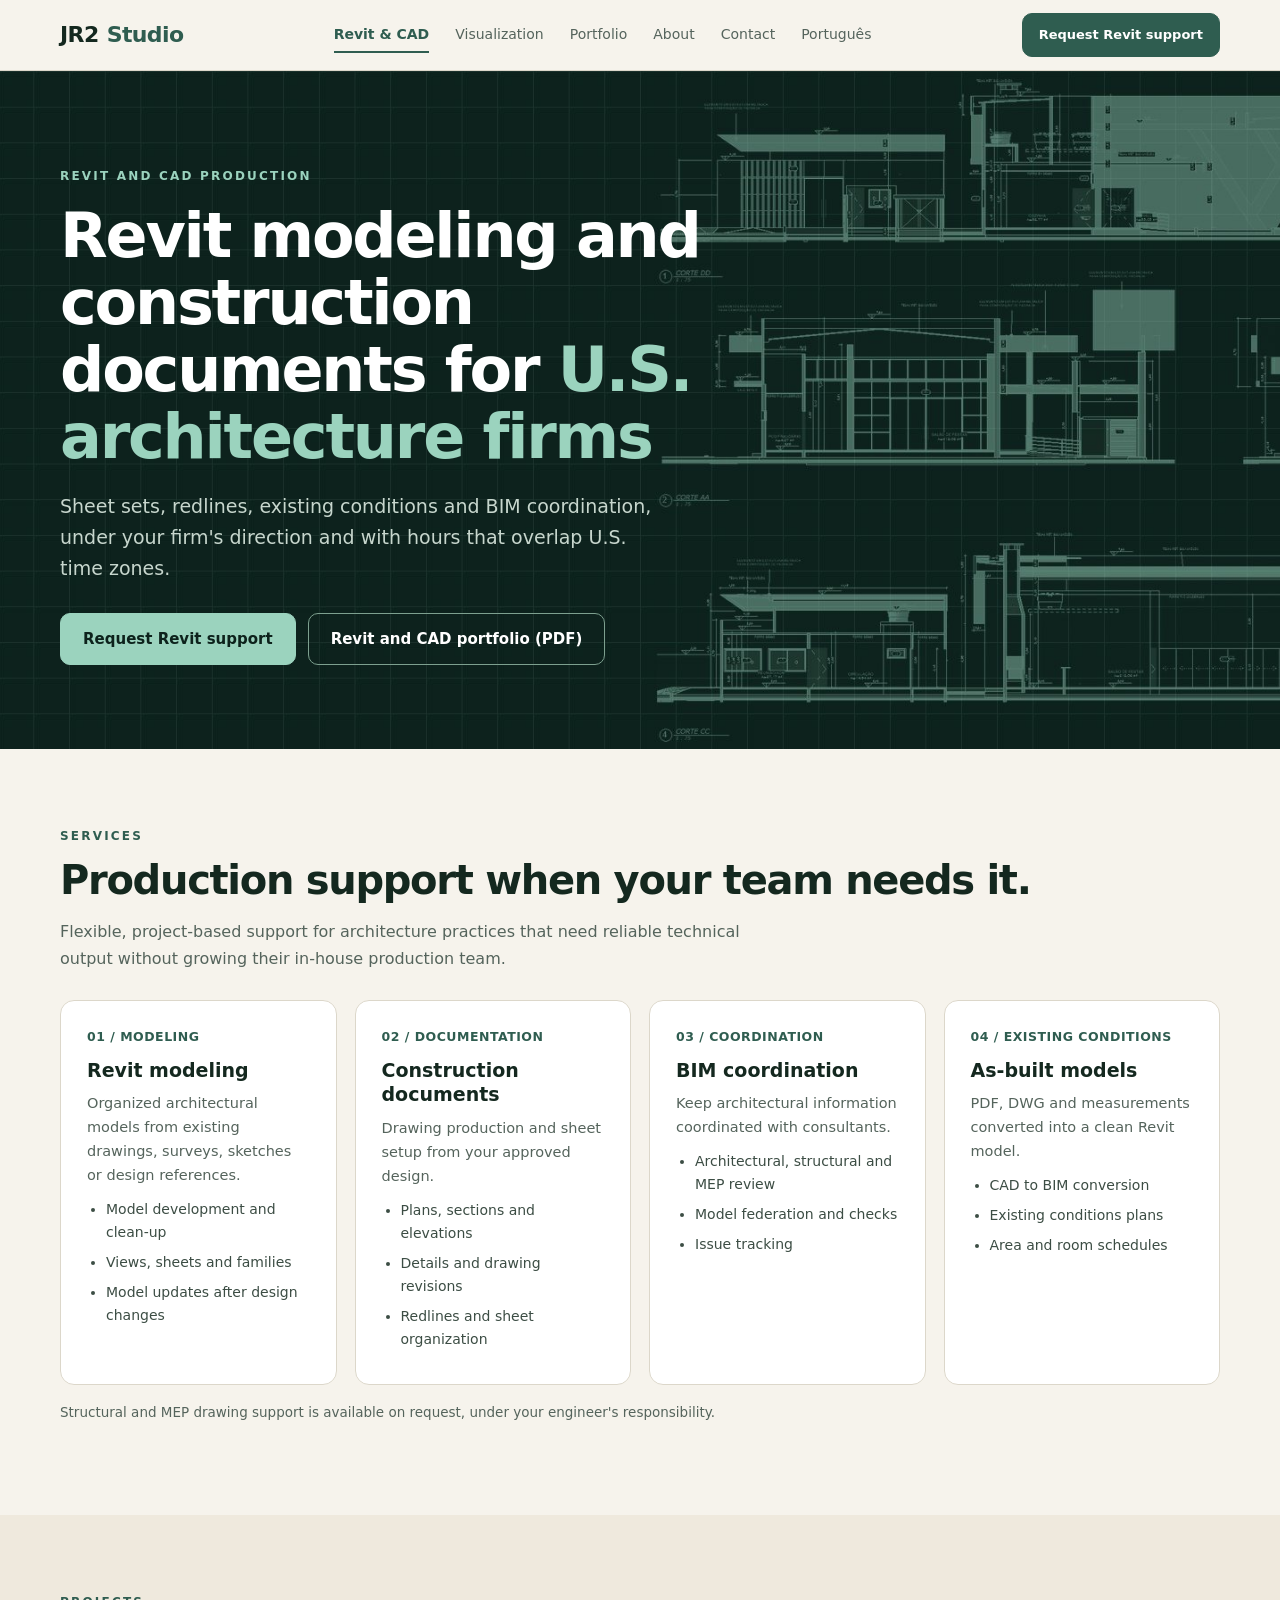
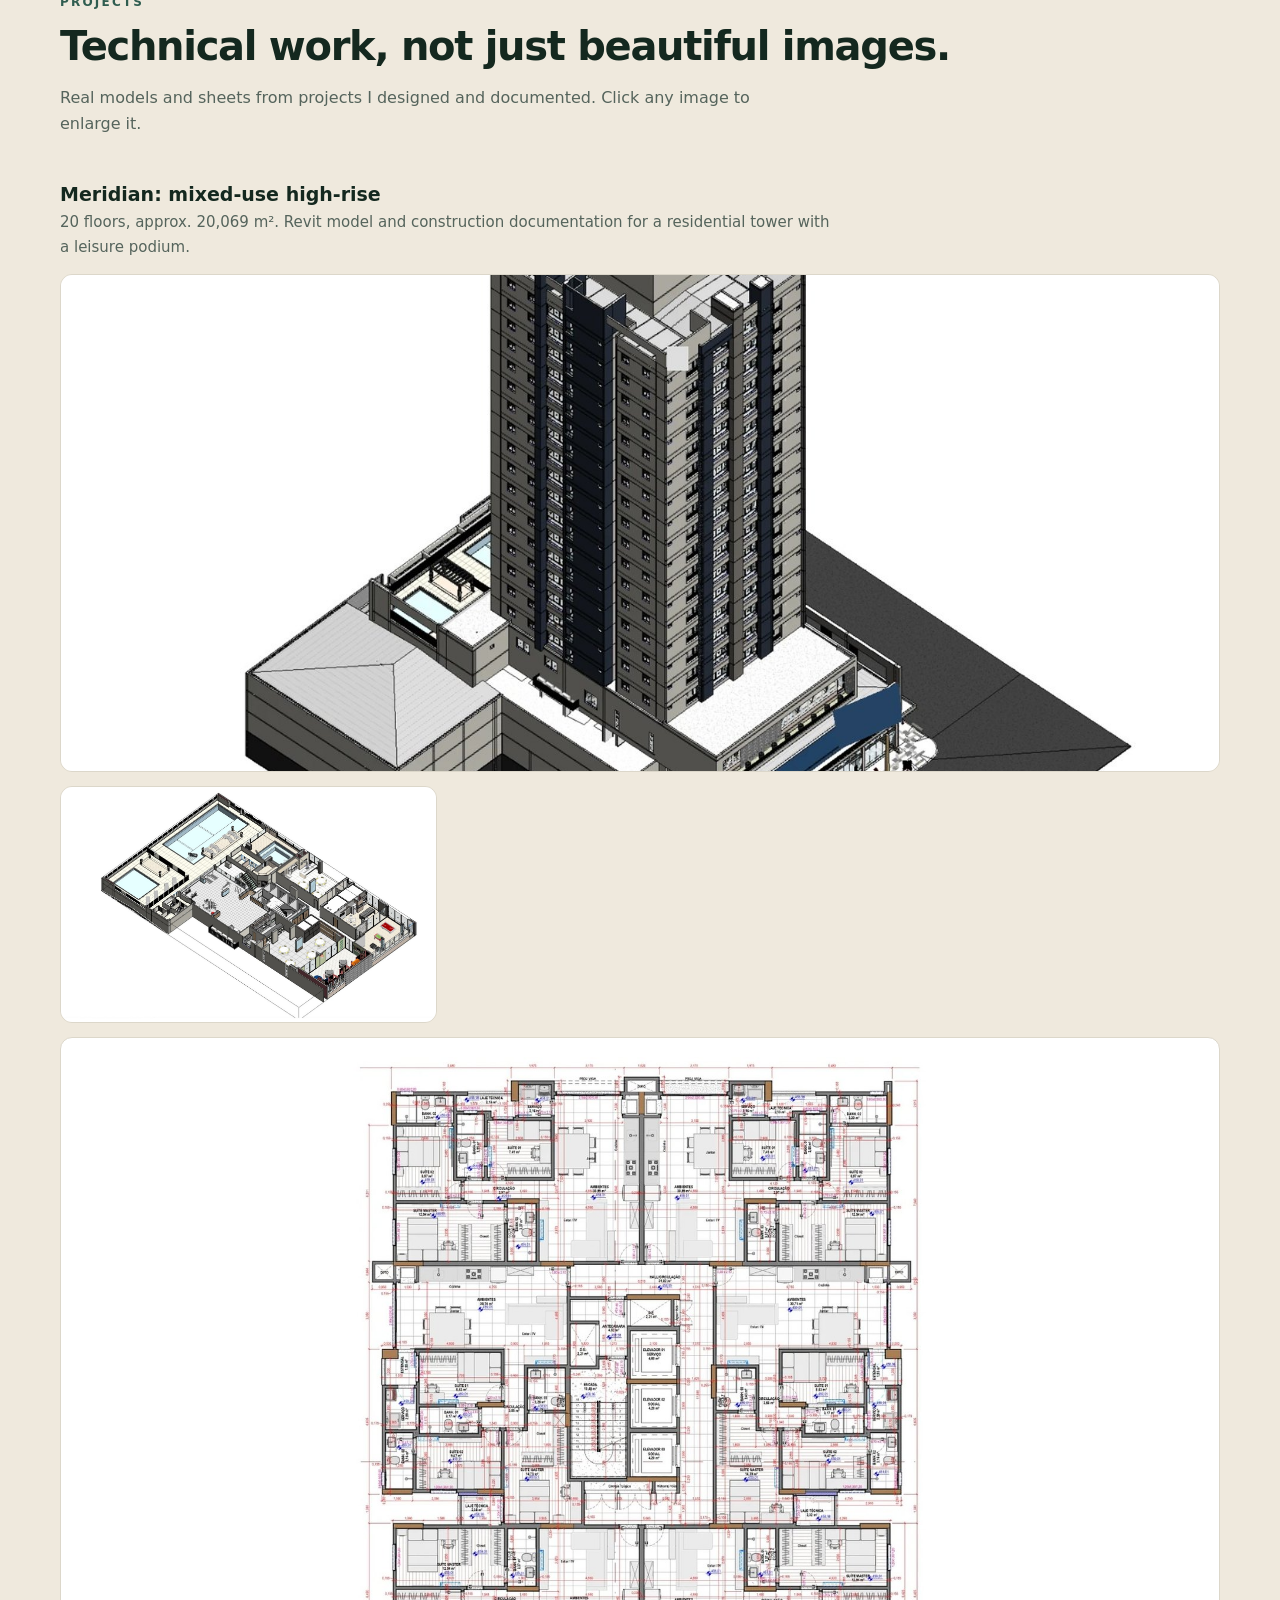
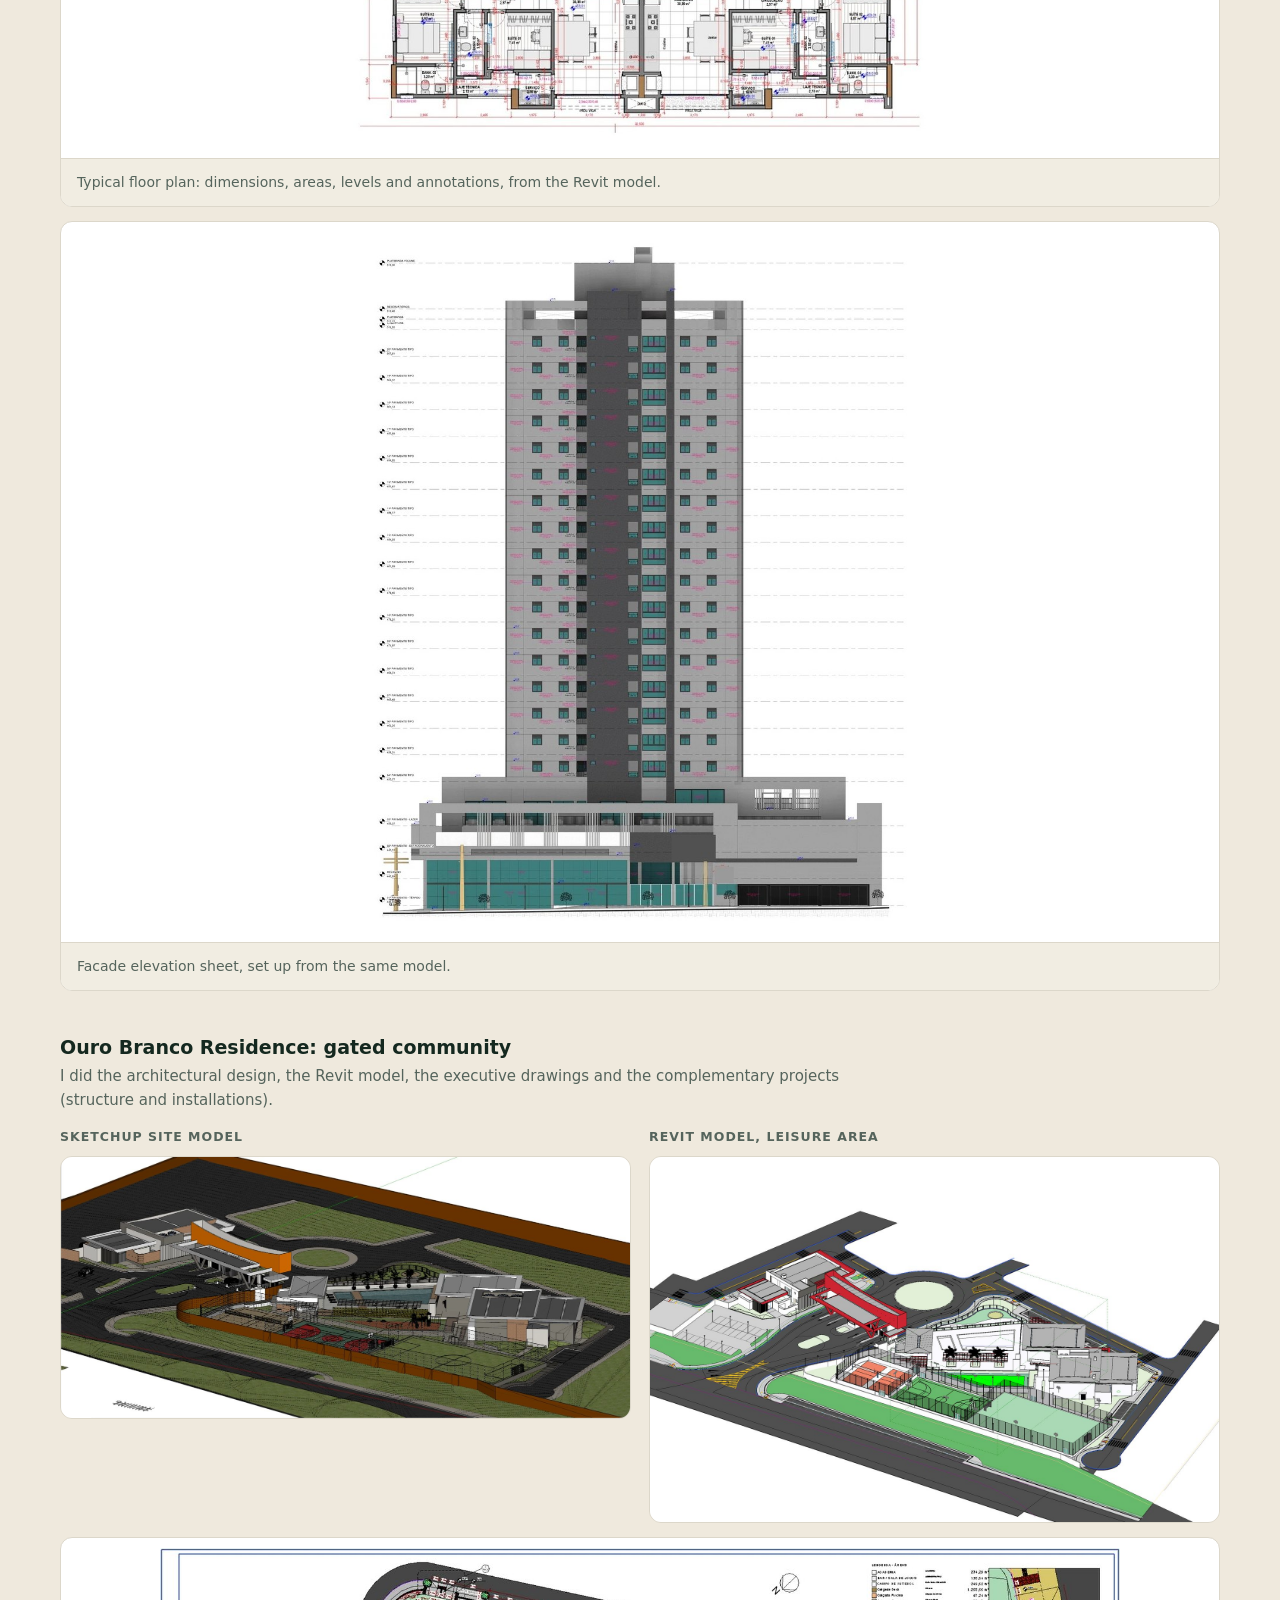
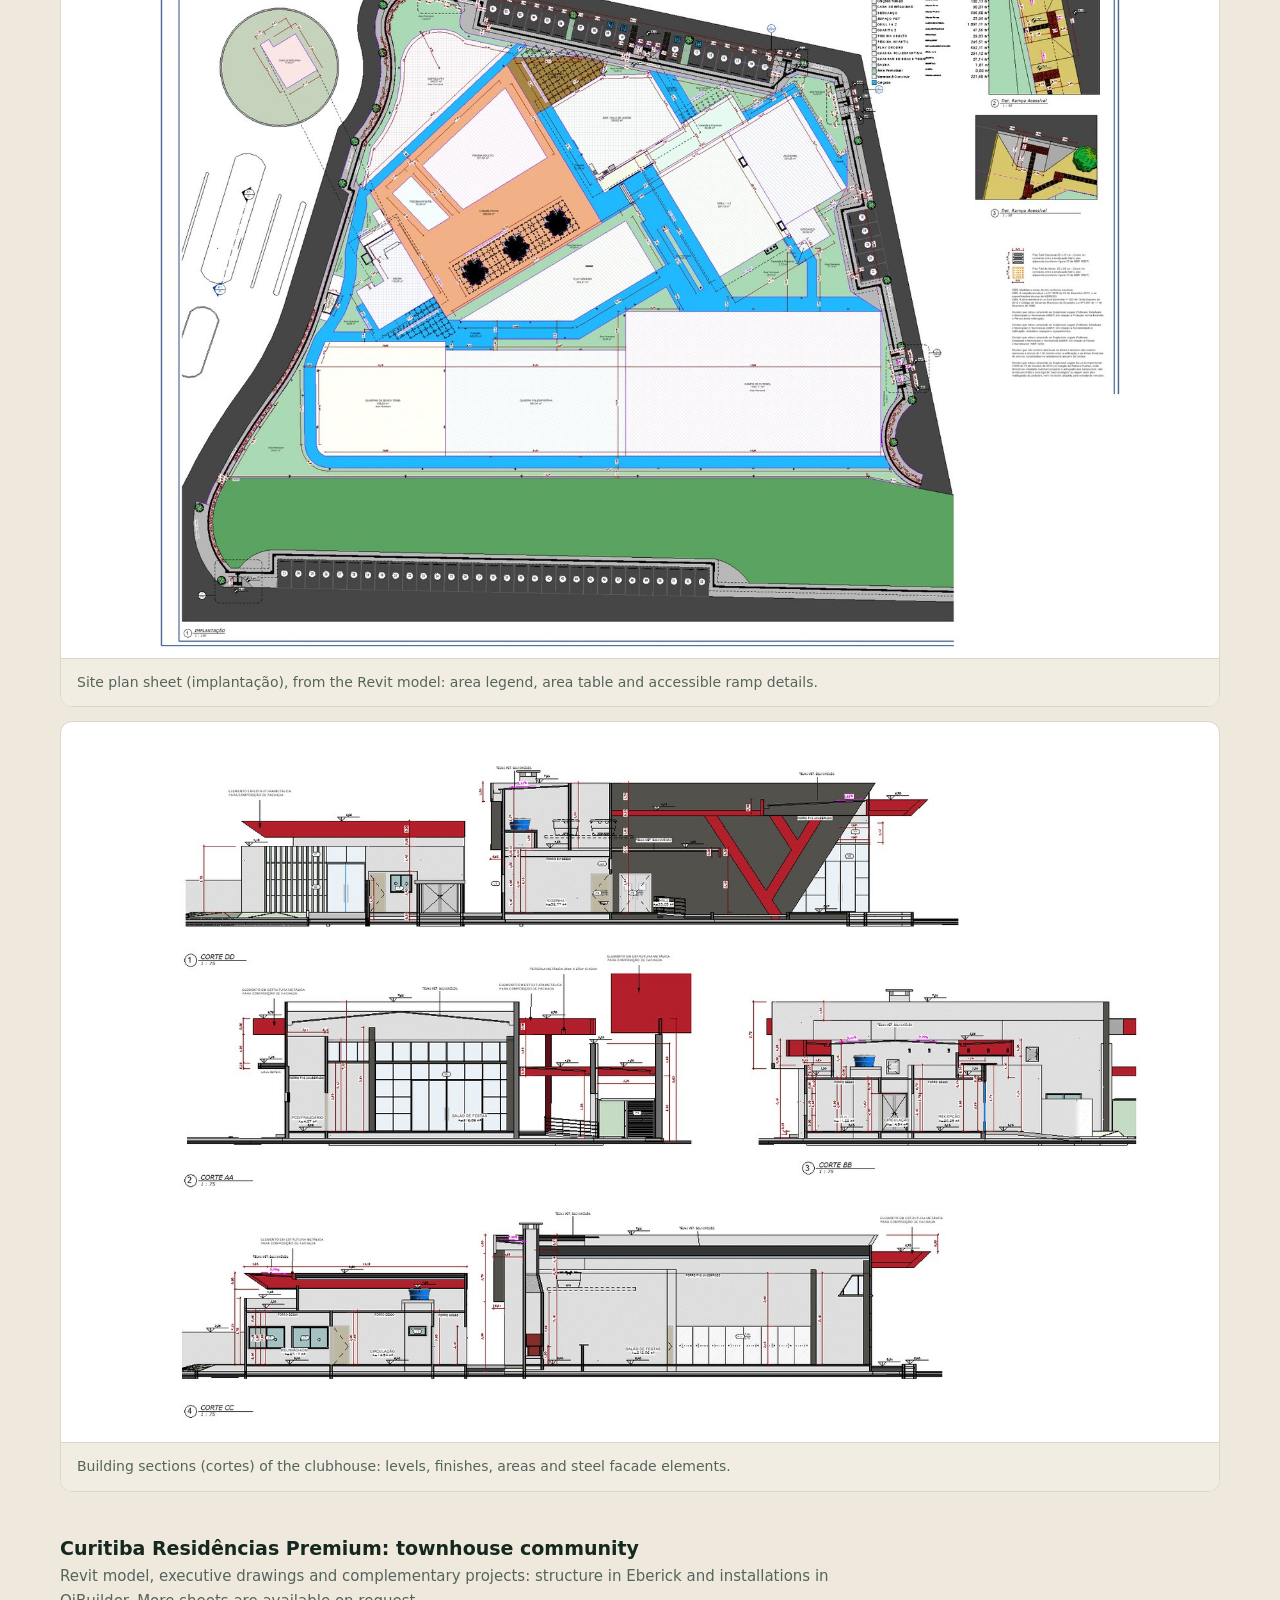
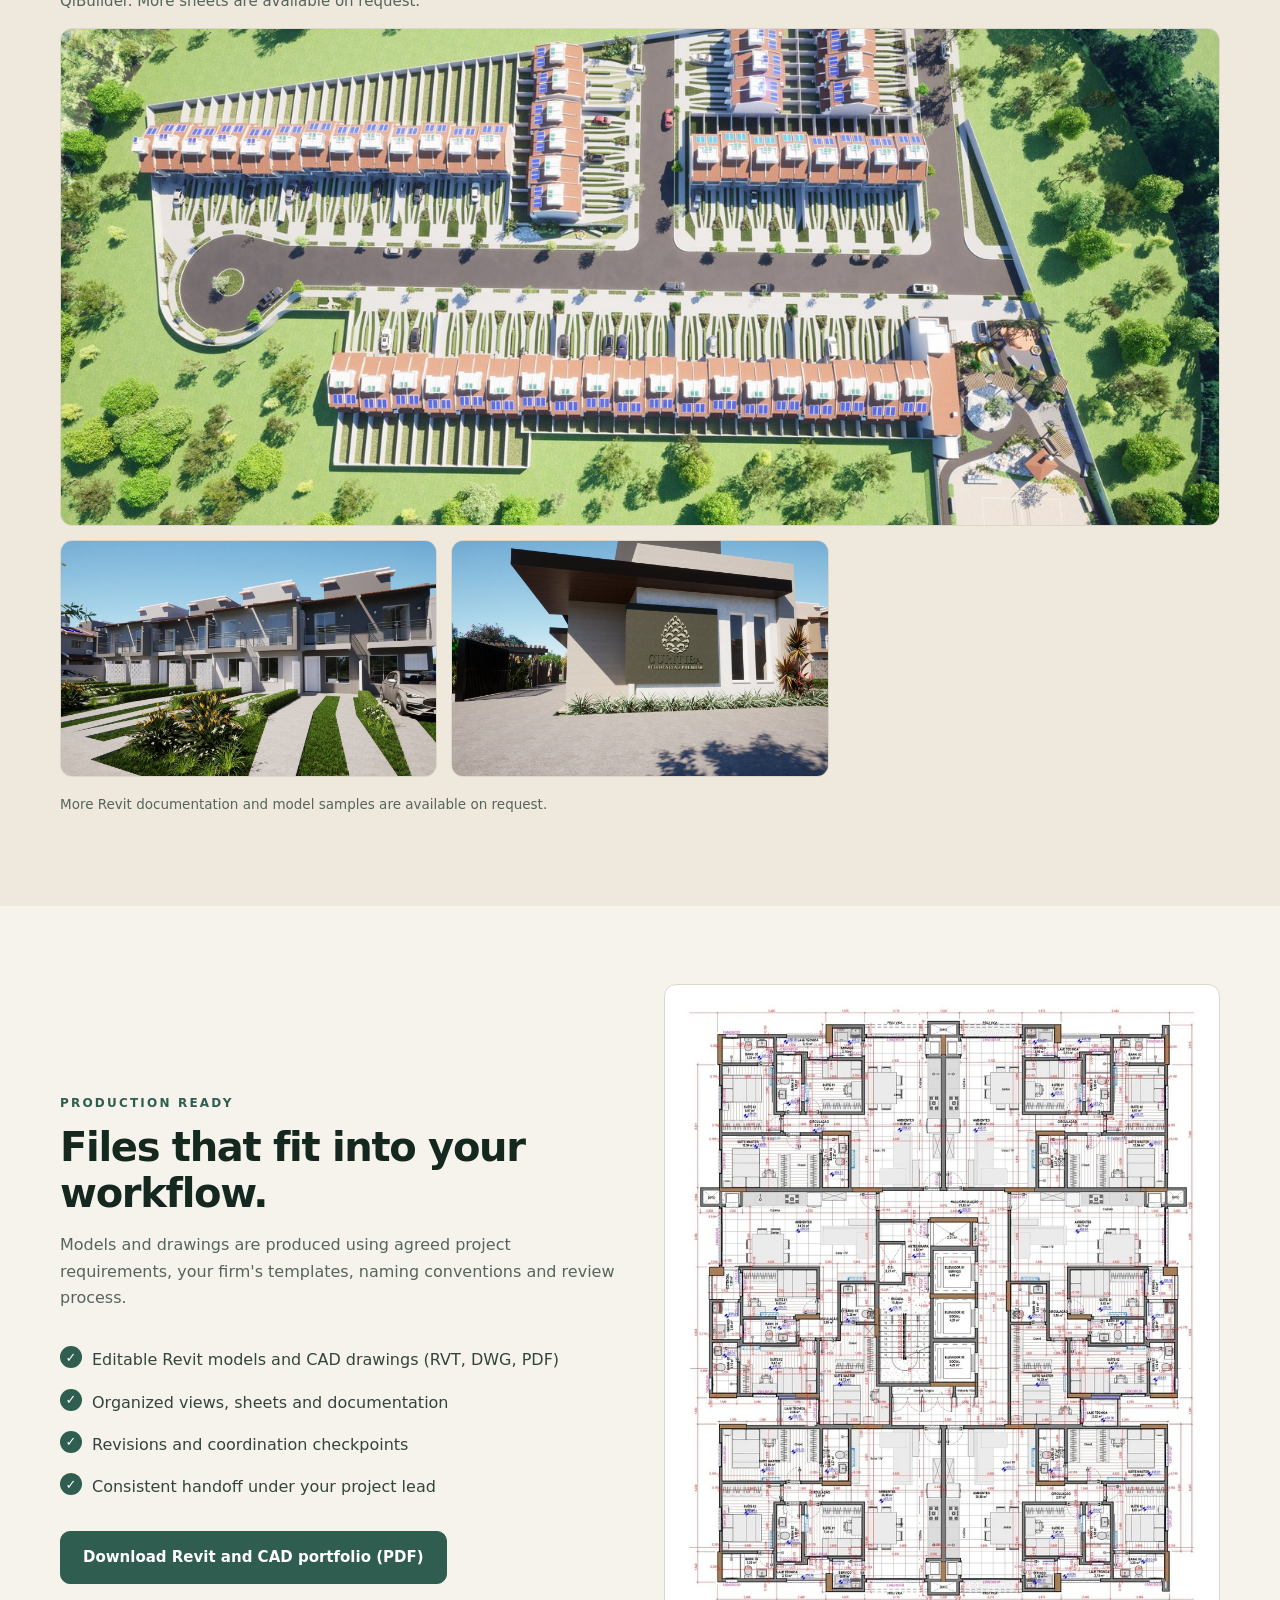
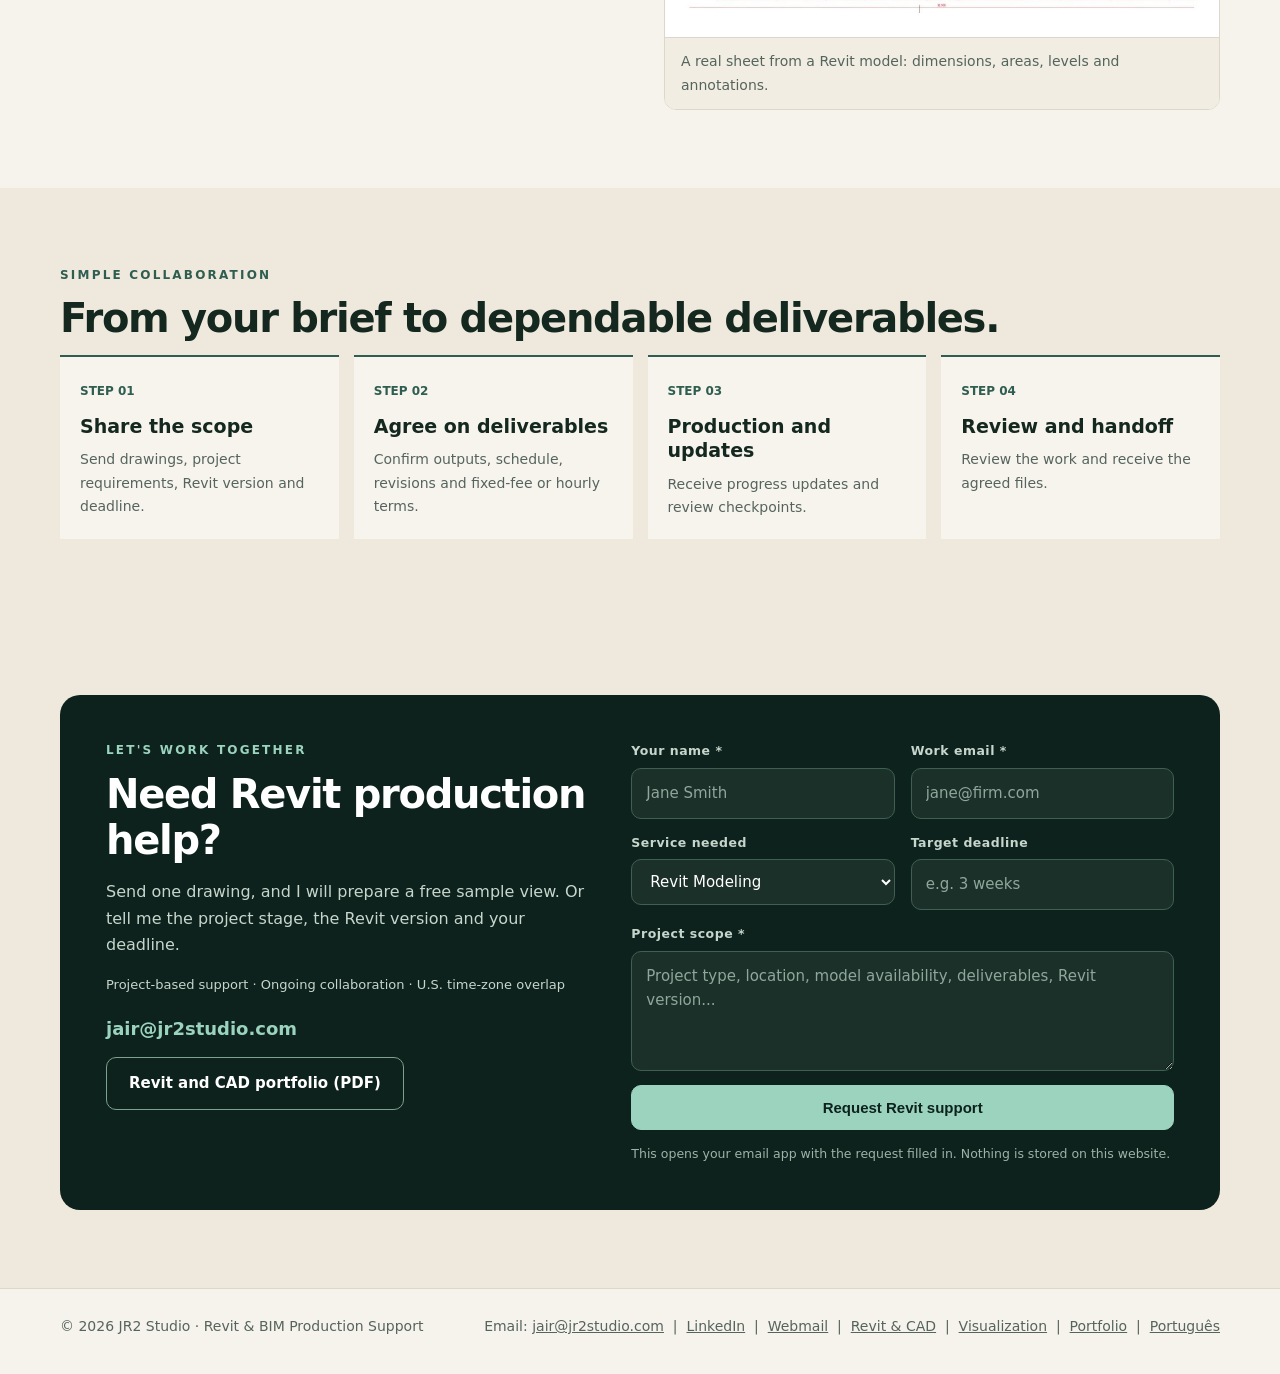
<file: revit-cad/index.html>
<!doctype html>
<html lang="en">
<head>
<meta charset="utf-8">
<meta name="viewport" content="width=device-width, initial-scale=1">
<title>Revit &amp; CAD Production for Architecture Firms | JR2 Studio</title>
<meta name="description" content="Revit modeling, construction documents, redlines, as-built models and BIM coordination for U.S. architecture firms. Remote, with U.S. time-zone overlap.">
<link rel="canonical" href="https://jr2studio.com/revit-cad">
<meta property="og:type" content="website">
<meta property="og:title" content="Revit &amp; CAD Production for Architecture Firms | JR2 Studio">
<meta property="og:description" content="Revit modeling, construction documents, redlines, as-built models and BIM coordination for U.S. architecture firms. Remote, with U.S. time-zone overlap.">
<meta property="og:url" content="https://jr2studio.com/revit-cad">
<meta property="og:image" content="https://jr2studio.com/img/ob_revit.jpg">
<script>document.documentElement.className+=" js"</script>
<link rel="stylesheet" href="/assets/site.css">
<script defer src="https://cloud.umami.is/script.js" data-website-id="1884234d-30a0-46e2-8325-648fdb0832d6"></script>
</head>
<body>
<header><div class="wrap nav">
  <a href="/" class="brand">JR2<span> Studio</span></a>
  <nav class="navlinks" id="navlinks">
    <a href="/revit-cad/" class="cur">Revit &amp; CAD</a><a href="/visualization/">Visualization</a><a href="/portfolio/">Portfolio</a><a href="/#about">About</a><a href="#contact">Contact</a><a href="/pt/" hreflang="pt-BR" lang="pt-BR">Portugu&ecirc;s</a>
  </nav>
  <a class="btn small desktopcta" href="mailto:jair@jr2studio.com?subject=Revit%20Support%20Request">Request Revit support</a>
  <button class="mobiletoggle" id="menu" aria-label="Toggle navigation" aria-expanded="false">&#9776;</button>
</div></header>
<main id="top">
<section class="rhero"><div class="wrap">
  <div class="eyebrow">Revit and CAD production</div>
  <h1>Revit modeling and construction documents for <em>U.S. architecture firms</em></h1>
  <p class="lead">Sheet sets, redlines, existing conditions and BIM coordination, under your firm's direction and with hours that overlap U.S. time zones.</p>
  <div class="actions">
    <a class="btn" href="mailto:jair@jr2studio.com?subject=Revit%20Support%20Request&body=Hello%20Jair%2C%0A%0AWe%20need%20support%20with%3A%0AProject%20type%3A%0ARevit%20version%3A%0ATimeline%3A%0A%0A">Request Revit support</a>
    <a class="btn ghost" href="/Revit-CAD-Portfolio.pdf" download>Revit and CAD portfolio (PDF)</a>
  </div>
</div></section>

<section id="services"><div class="wrap">
  <div class="eyebrow">Services</div>
  <h2>Production support when your team needs it.</h2>
  <p class="intro">Flexible, project-based support for architecture practices that need reliable technical output without growing their in-house production team.</p>
  <div class="cards">
    <article class="card"><div class="number">01 / MODELING</div><h3>Revit modeling</h3><p>Organized architectural models from existing drawings, surveys, sketches or design references.</p><ul><li>Model development and clean-up</li><li>Views, sheets and families</li><li>Model updates after design changes</li></ul></article>
    <article class="card"><div class="number">02 / DOCUMENTATION</div><h3>Construction documents</h3><p>Drawing production and sheet setup from your approved design.</p><ul><li>Plans, sections and elevations</li><li>Details and drawing revisions</li><li>Redlines and sheet organization</li></ul></article>
    <article class="card"><div class="number">03 / COORDINATION</div><h3>BIM coordination</h3><p>Keep architectural information coordinated with consultants.</p><ul><li>Architectural, structural and MEP review</li><li>Model federation and checks</li><li>Issue tracking</li></ul></article>
    <article class="card"><div class="number">04 / EXISTING CONDITIONS</div><h3>As-built models</h3><p>PDF, DWG and measurements converted into a clean Revit model.</p><ul><li>CAD to BIM conversion</li><li>Existing conditions plans</li><li>Area and room schedules</li></ul></article>
  </div>
  <p class="notice">Structural and MEP drawing support is available on request, under your engineer's responsibility.</p>
</div></section>

<section id="projects" class="alt"><div class="wrap">
  <div class="eyebrow">Projects</div>
  <h2>Technical work, not just beautiful images.</h2>
  <p class="intro">Real models and sheets from projects I designed and documented. Click any image to enlarge it.</p>
  <div class="prj" id="meridian">
  <h3>Meridian: mixed-use high-rise</h3>
  <p class="sub">20 floors, approx. 20,069 m&sup2;. Revit model and construction documentation for a residential tower with a leisure podium.</p>
  <div class="gal "><figure class="big"><img class="zoom" src="/img/rvt_tower.jpg" alt="Revit BIM model of the Meridian high-rise" loading="lazy"></figure><figure><img class="zoom" src="/img/rvt_leisure.jpg" alt="3D view of the leisure floor modeled in Revit" loading="lazy"></figure></div>
  <figure class="sheet"><img class="zoom" src="/img/rvt_plan.jpg" alt="Typical floor plan sheet" loading="lazy"><figcaption>Typical floor plan: dimensions, areas, levels and annotations, from the Revit model.</figcaption></figure>
  <figure class="sheet"><img class="zoom" src="/img/rvt_facade.jpg" alt="Facade elevation sheet" loading="lazy"><figcaption>Facade elevation sheet, set up from the same model.</figcaption></figure>
</div>
  <div class="prj" id="ouro-branco">
  <h3>Ouro Branco Residence: gated community</h3>
  <p class="sub">I did the architectural design, the Revit model, the executive drawings and the complementary projects (structure and installations).</p>
  <div class="pair">
    <div><span>SKETCHUP SITE MODEL</span><img class="zoom" src="/img/ob_model.jpg" alt="SketchUp site model of the whole community" loading="lazy"></div>
    <div><span>REVIT MODEL, LEISURE AREA</span><img class="zoom" src="/img/ob_revit.jpg" alt="Revit model of the leisure area, clubhouse, courts and access roads" loading="lazy"></div>
  </div>
  <figure class="sheet"><img class="zoom" src="/img/ob_sheet.jpg" alt="Site plan sheet of the leisure area" loading="lazy"><figcaption>Site plan sheet (implantação), from the Revit model: area legend, area table and accessible ramp details.</figcaption></figure>
  <figure class="sheet"><img class="zoom" src="/img/ob_sections.jpg" alt="Building sections of the clubhouse" loading="lazy"><figcaption>Building sections (cortes) of the clubhouse: levels, finishes, areas and steel facade elements.</figcaption></figure>
</div>
  <div class="prj" id="curitiba">
  <h3>Curitiba Residências Premium: townhouse community</h3>
  <p class="sub">Revit model, executive drawings and complementary projects: structure in Eberick and installations in QiBuilder. More sheets are available on request.</p>
  <div class="gal "><figure class="big"><img class="zoom" src="/img/cur_masterplan.jpg" alt="Aerial view of the whole townhouse community" loading="lazy"></figure><figure><img class="zoom" src="/img/cur_townhouses.jpg" alt="Townhouse facades with front gardens" loading="lazy"></figure><figure><img class="zoom" src="/img/cur_entrance.jpg" alt="Entrance building with community sign" loading="lazy"></figure></div>
</div>
  <p class="notice">More Revit documentation and model samples are available on request.</p>
</div></section>

<section class="proof"><div class="wrap proof-layout">
  <div>
    <div class="eyebrow">Production ready</div>
    <h2>Files that fit into your workflow.</h2>
    <p class="intro">Models and drawings are produced using agreed project requirements, your firm's templates, naming conventions and review process.</p>
    <ul class="checks"><li>Editable Revit models and CAD drawings (RVT, DWG, PDF)</li><li>Organized views, sheets and documentation</li><li>Revisions and coordination checkpoints</li><li>Consistent handoff under your project lead</li></ul>
    <p style="margin-top:22px"><a class="btn" href="/Revit-CAD-Portfolio.pdf" download>Download Revit and CAD portfolio (PDF)</a></p>
  </div>
  <figure class="sheet" style="margin:0"><img class="zoom" src="/img/rvt_plan.jpg" alt="Typical floor plan sheet created from a Revit model" loading="lazy"><figcaption>A real sheet from a Revit model: dimensions, areas, levels and annotations.</figcaption></figure>
</div></section>

<section id="process" class="alt"><div class="wrap">
  <div class="eyebrow">Simple collaboration</div>
  <h2>From your brief to dependable deliverables.</h2>
  <div class="process">
    <div class="step"><b>STEP 01</b><h3>Share the scope</h3><p>Send drawings, project requirements, Revit version and deadline.</p></div>
    <div class="step"><b>STEP 02</b><h3>Agree on deliverables</h3><p>Confirm outputs, schedule, revisions and fixed-fee or hourly terms.</p></div>
    <div class="step"><b>STEP 03</b><h3>Production and updates</h3><p>Receive progress updates and review checkpoints.</p></div>
    <div class="step"><b>STEP 04</b><h3>Review and handoff</h3><p>Review the work and receive the agreed files.</p></div>
  </div>
</div></section>

<section id="contact" class="alt"><div class="wrap"><div class="contact">
  <div>
    <div class="eyebrow">Let's work together</div>
    <h2>Need Revit production help?</h2>
    <p>Send one drawing, and I will prepare a free sample view. Or tell me the project stage, the Revit version and your deadline.</p>
    <p class="lightnote">Project-based support &middot; Ongoing collaboration &middot; U.S. time-zone overlap</p>
    <p style="margin:18px 0 6px"><a class="mlink" href="mailto:jair@jr2studio.com">jair@jr2studio.com</a></p>
    <p style="margin:14px 0 0"><a class="btn ghost" href="/Revit-CAD-Portfolio.pdf" download>Revit and CAD portfolio (PDF)</a></p>
  </div>
  <form class="cform" id="inquiry" data-email="jair@jr2studio.com" data-subject="Revit Support Request">
    <div class="field"><label for="name">Your name *</label><input id="name" name="name" required autocomplete="name" placeholder="Jane Smith"></div>
    <div class="field"><label for="email">Work email *</label><input id="email" name="email" type="email" required autocomplete="email" placeholder="jane@firm.com"></div>
    <div class="field"><label for="service">Service needed</label><select id="service" name="service"><option selected>Revit Modeling</option><option>Construction Documentation</option><option>BIM Coordination</option><option>CAD to Revit</option><option>3D Visualization</option><option>Other / Not sure</option></select></div>
    <div class="field"><label for="timeline">Target deadline</label><input id="timeline" name="timeline" placeholder="e.g. 3 weeks"></div>
    <div class="field full"><label for="details">Project scope *</label><textarea id="details" name="details" required placeholder="Project type, location, model availability, deliverables, Revit version..."></textarea></div>
    <div class="field full"><button type="submit" class="btn">Request Revit support</button></div>
    <p class="fnote">This opens your email app with the request filled in. Nothing is stored on this website.</p>
  </form>
</div></div></section>
</main>
<footer><div class="wrap footerline">
  <span>&copy; <span id="year">2026</span> JR2 Studio &middot; Revit &amp; BIM Production Support</span>
  <span>Email: <a href="mailto:jair@jr2studio.com">jair@jr2studio.com</a> &nbsp;|&nbsp; <a href="https://www.linkedin.com/in/jair-costa/" target="_blank" rel="noopener">LinkedIn</a> &nbsp;|&nbsp; <a href="https://email.secureserver.net/" target="_blank" rel="noopener">Webmail</a> &nbsp;|&nbsp; <a href="/revit-cad/">Revit &amp; CAD</a> &nbsp;|&nbsp; <a href="/visualization/">Visualization</a> &nbsp;|&nbsp; <a href="/portfolio/">Portfolio</a> &nbsp;|&nbsp; <a href="/pt/" hreflang="pt-BR" lang="pt-BR">Portugu&ecirc;s</a></span>
</div></footer>
<div class="lb" id="lb" role="dialog" aria-modal="true" aria-label="Image viewer"><button class="x" id="lbx" aria-label="Close">&#10005;</button><button class="pv" id="lbp" aria-label="Previous">&#8249;</button><img id="lbi" alt=""><button class="nx" id="lbn" aria-label="Next">&#8250;</button><div class="cap" id="lbc"></div></div>
<script src="/assets/site.js"></script>
</body>
</html>
</file>
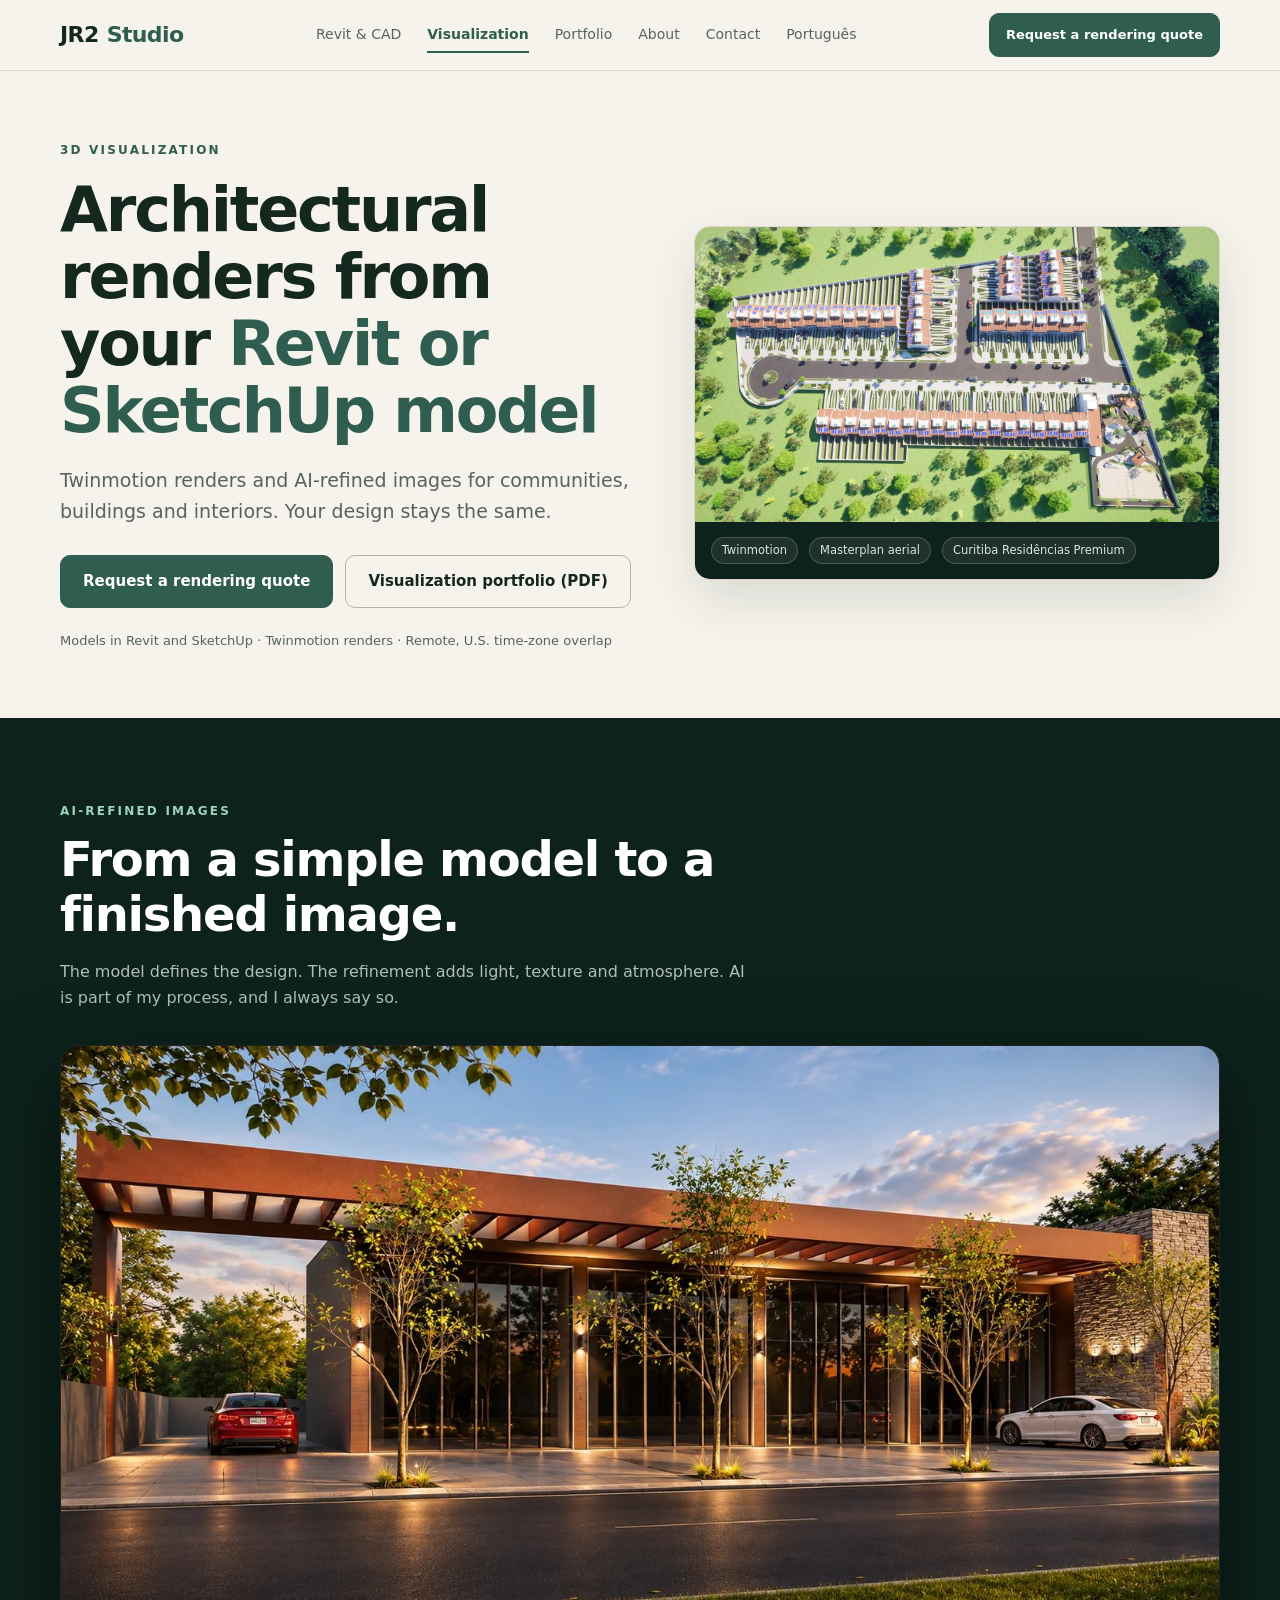
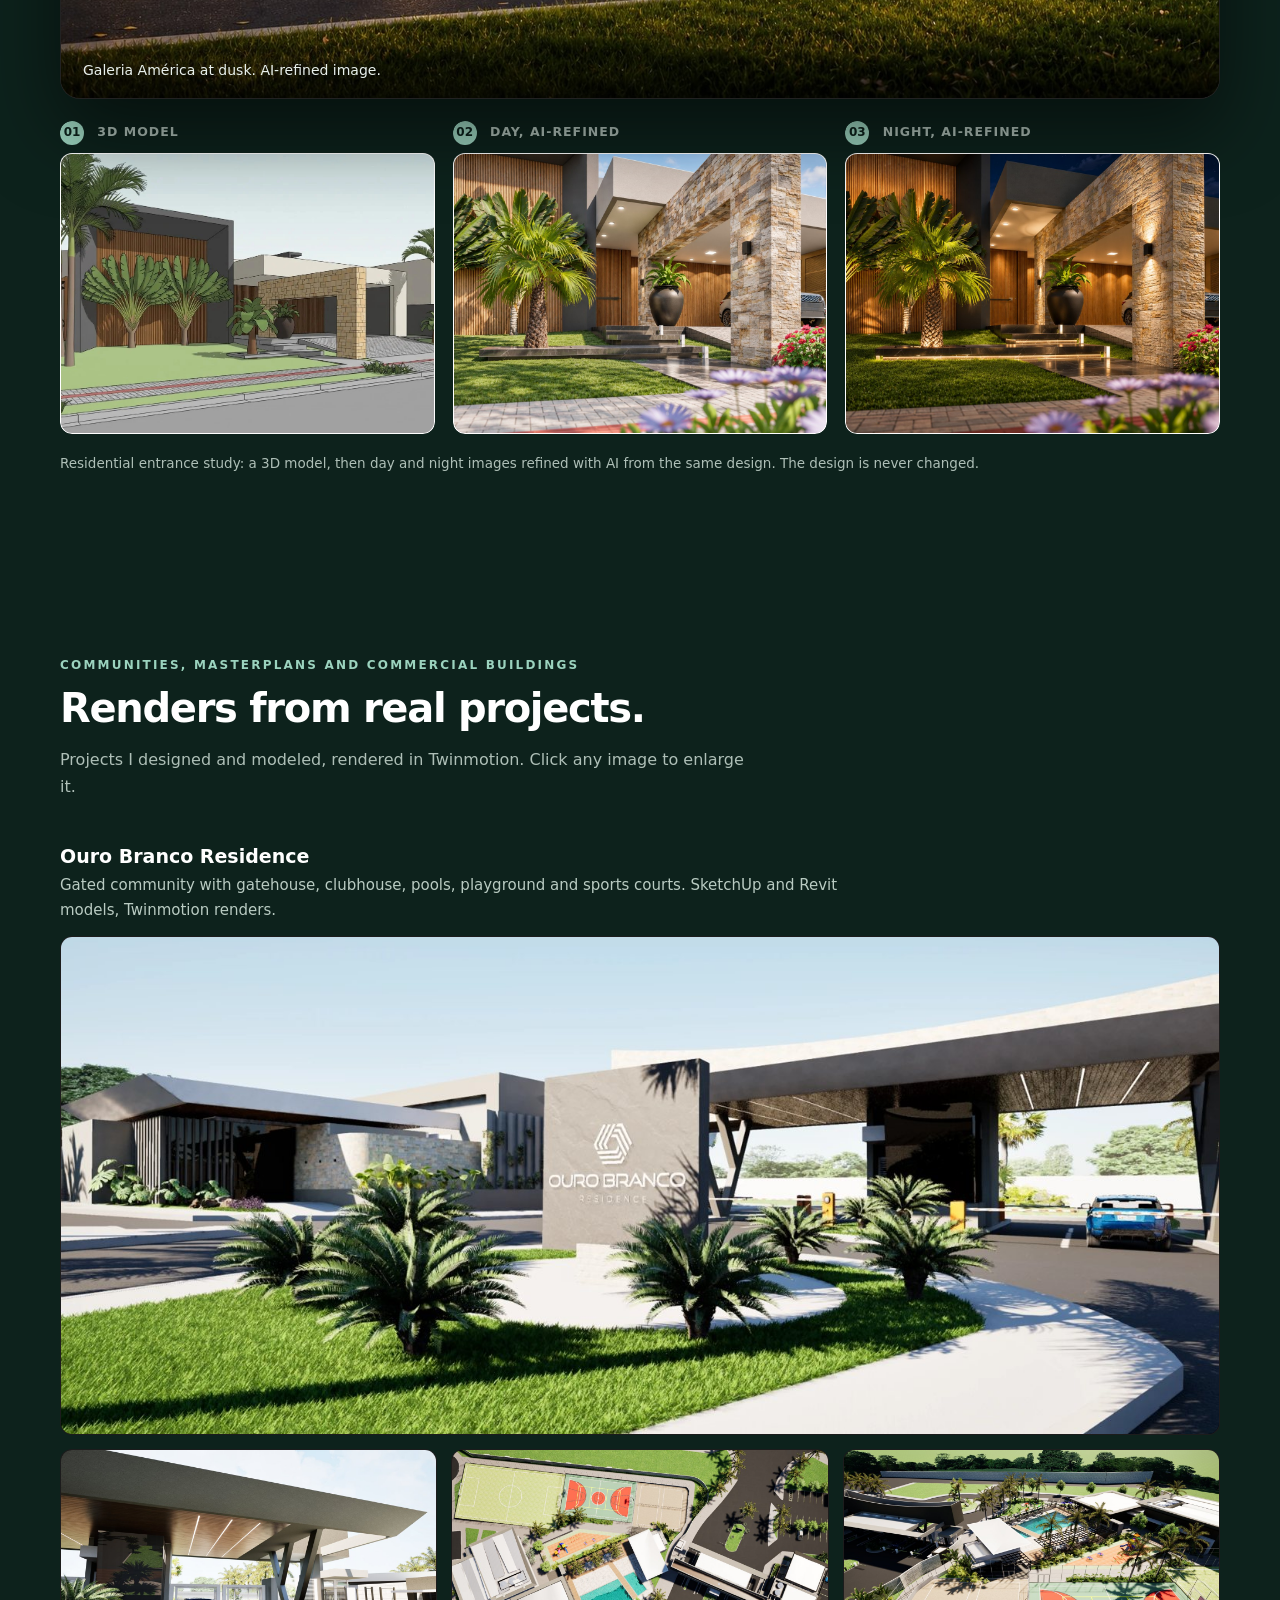
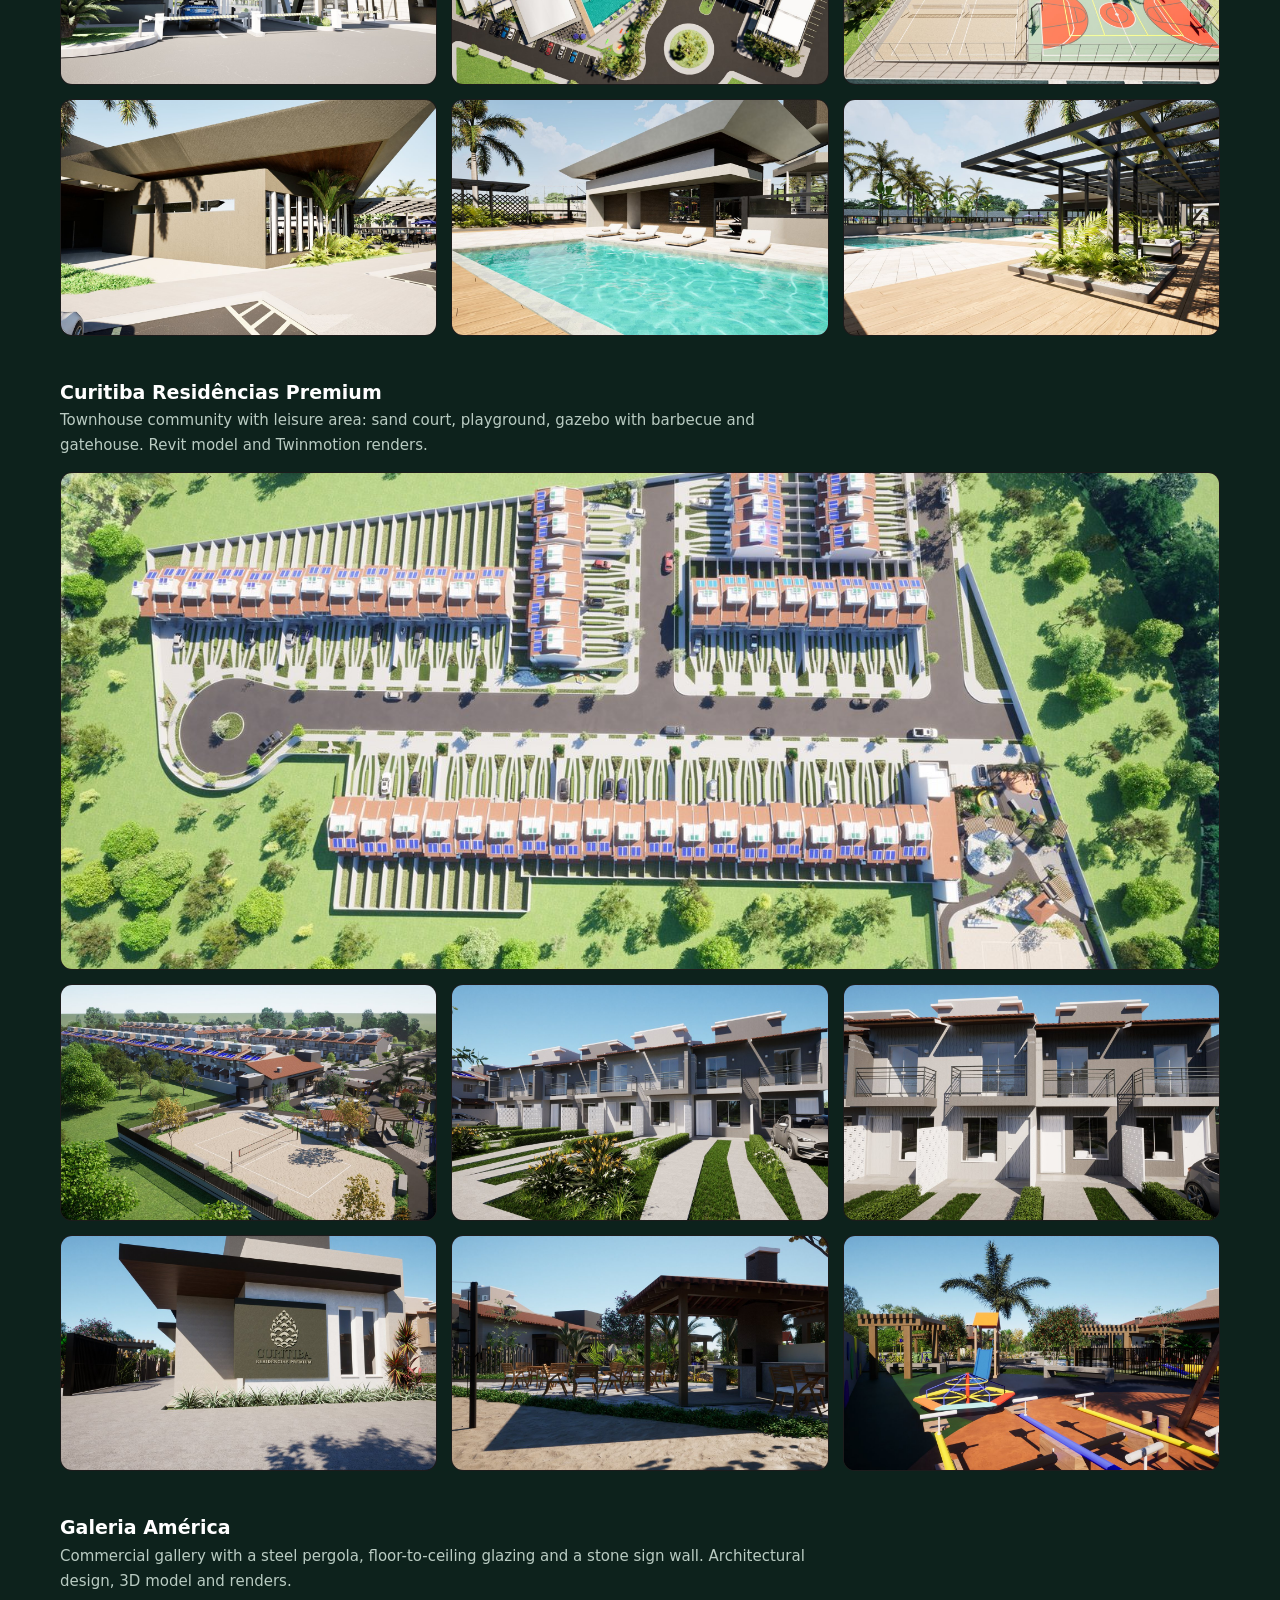
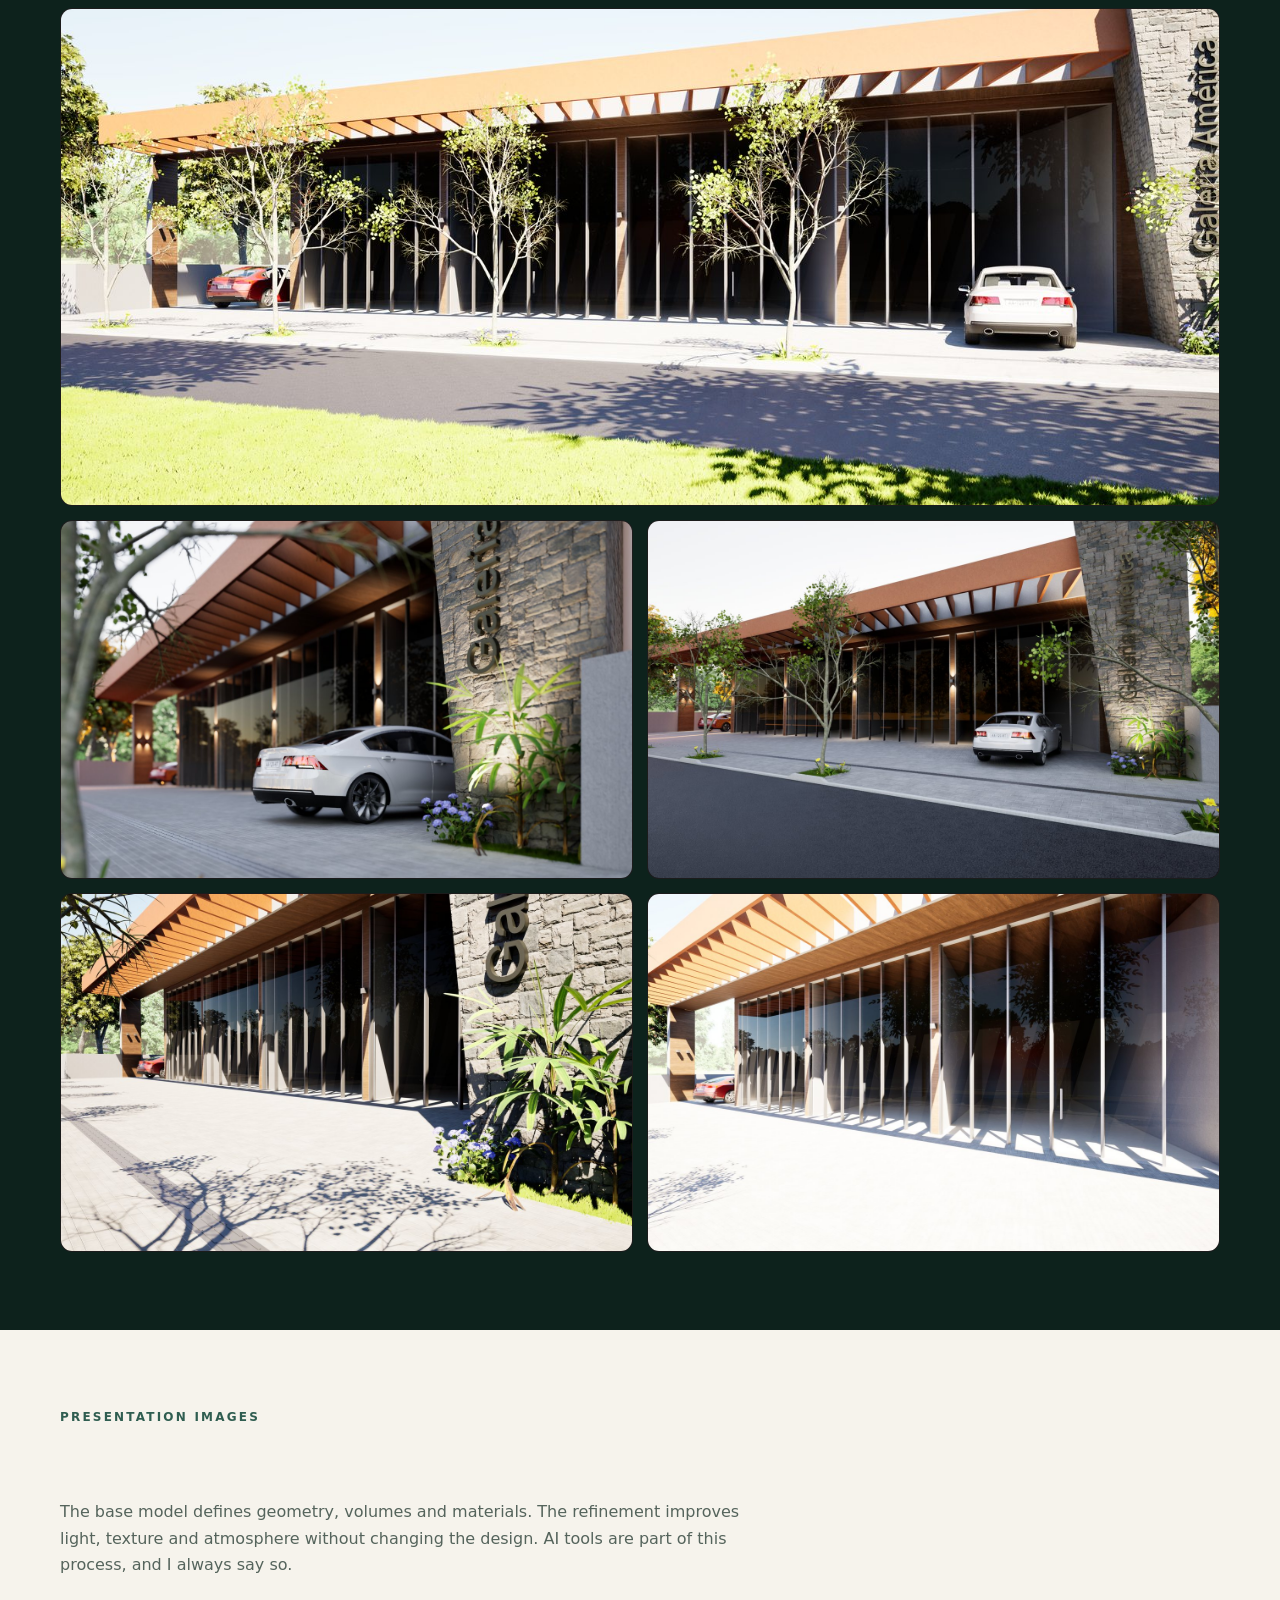
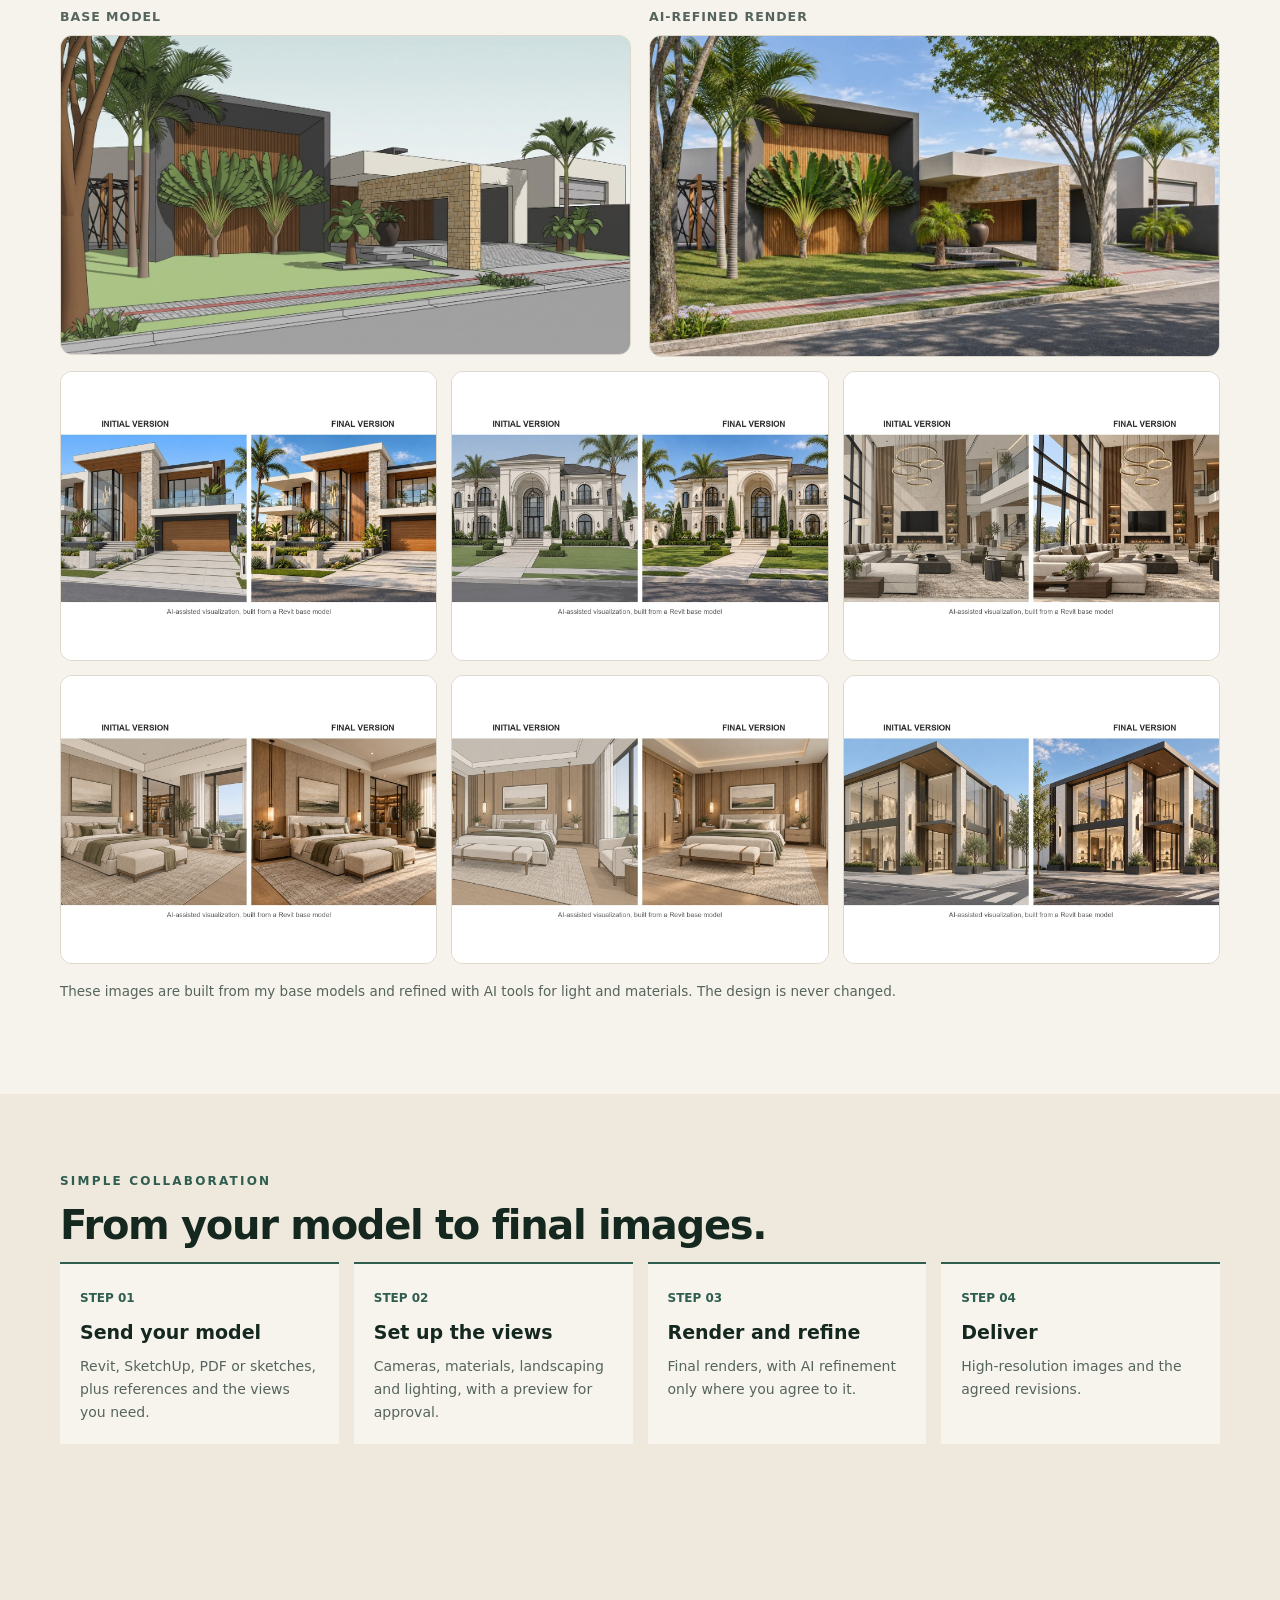
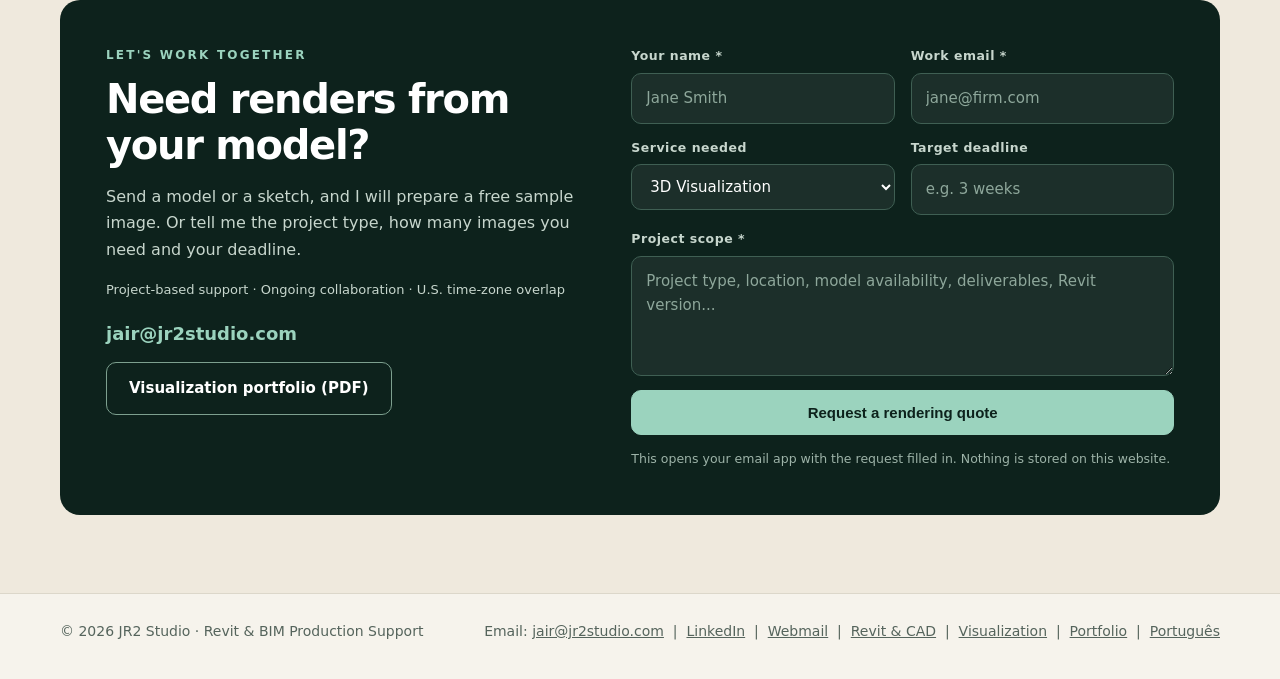
<file: visualization/index.html>
<!doctype html>
<html lang="en">
<head>
<meta charset="utf-8">
<meta name="viewport" content="width=device-width, initial-scale=1">
<title>Architectural 3D Visualization | JR2 Studio</title>
<meta name="description" content="Architectural renders from your Revit or SketchUp model: communities, masterplans, buildings and interiors. Twinmotion renders and AI-refined images.">
<link rel="canonical" href="https://jr2studio.com/visualization">
<meta property="og:type" content="website">
<meta property="og:title" content="Architectural 3D Visualization | JR2 Studio">
<meta property="og:description" content="Architectural renders from your Revit or SketchUp model: communities, masterplans, buildings and interiors. Twinmotion renders and AI-refined images.">
<meta property="og:url" content="https://jr2studio.com/visualization">
<meta property="og:image" content="https://jr2studio.com/img/cur_masterplan.jpg">
<script>document.documentElement.className+=" js"</script>
<link rel="stylesheet" href="/assets/site.css">
<script defer src="https://cloud.umami.is/script.js" data-website-id="1884234d-30a0-46e2-8325-648fdb0832d6"></script>
</head>
<body>
<header><div class="wrap nav">
  <a href="/" class="brand">JR2<span> Studio</span></a>
  <nav class="navlinks" id="navlinks">
    <a href="/revit-cad/">Revit &amp; CAD</a><a href="/visualization/" class="cur">Visualization</a><a href="/portfolio/">Portfolio</a><a href="/#about">About</a><a href="#contact">Contact</a><a href="/pt/" hreflang="pt-BR" lang="pt-BR">Portugu&ecirc;s</a>
  </nav>
  <a class="btn small desktopcta" href="mailto:jair@jr2studio.com?subject=Rendering%20Quote%20Request">Request a rendering quote</a>
  <button class="mobiletoggle" id="menu" aria-label="Toggle navigation" aria-expanded="false">&#9776;</button>
</div></header>
<main id="top">
<div class="wrap">
  <div class="hero"><div class="hero-grid">
    <div>
      <div class="eyebrow">3D visualization</div>
      <h1>Architectural renders from your <em>Revit or SketchUp model</em></h1>
      <p class="lead">Twinmotion renders and AI-refined images for communities, buildings and interiors. Your design stays the same.</p>
      <div class="actions">
        <a class="btn" href="mailto:jair@jr2studio.com?subject=Rendering%20Quote%20Request&body=Hello%20Jair%2C%0A%0AWe%20need%20renders%20of%3A%0AProject%20type%3A%0ANumber%20of%20images%3A%0ATimeline%3A%0A%0A">Request a rendering quote</a>
        <a class="btn ghost" href="/Visualization-Portfolio.pdf" download>Visualization portfolio (PDF)</a>
      </div>
      <p class="micro">Models in Revit and SketchUp &middot; Twinmotion renders &middot; Remote, U.S. time-zone overlap</p>
    </div>
    <div class="art">
      <img class="zoom" src="/img/cur_masterplan.jpg" alt="Aerial render of a townhouse community">
      <div class="artfoot"><span class="tag">Twinmotion</span><span class="tag">Masterplan aerial</span><span class="tag">Curitiba Residências Premium</span></div>
    </div>
  </div></div>
</div>

<section class="band showcase" id="featured"><div class="wrap"><div class="eyebrow">AI-refined images</div><h2>From a simple model to a finished image.</h2><p class="intro">The model defines the design. The refinement adds light, texture and atmosphere. AI is part of my process, and I always say so.</p><figure class="hero-shot"><img class="zoom" src="/img/ga_dusk_ai.jpg" alt="Galeria América commercial gallery at dusk, refined with AI" loading="lazy"><figcaption>Galeria América at dusk. AI-refined image.</figcaption></figure><div class="trio"><div><span><b>01</b> 3D MODEL</span><img class="zoom" src="/img/sk_entrance_base.jpg" alt="3D model of the residence entrance" loading="lazy"></div><div><span><b>02</b> DAY, AI-REFINED</span><img class="zoom" src="/img/ai_entrance_day.jpg" alt="Residence entrance in daylight with stone pillar, wood slats and palm tree" loading="lazy"></div><div><span><b>03</b> NIGHT, AI-REFINED</span><img class="zoom" src="/img/ai_entrance_night.jpg" alt="The same residence entrance at night with wall lights and lit steps" loading="lazy"></div></div><p class="notice" id="day-night">Residential entrance study: a 3D model, then day and night images refined with AI from the same design. The design is never changed.</p></div></section>

<section id="gallery" class="band"><div class="wrap">
  <div class="eyebrow">Communities, masterplans and commercial buildings</div>
  <h2>Renders from real projects.</h2>
  <p class="intro">Projects I designed and modeled, rendered in Twinmotion. Click any image to enlarge it.</p>
  <div class="prj" id="ouro-branco">
  <h3>Ouro Branco Residence</h3>
  <p class="sub">Gated community with gatehouse, clubhouse, pools, playground and sports courts. SketchUp and Revit models, Twinmotion renders.</p>
  <div class="gal "><figure class="big"><img class="zoom" src="/img/ob_sign.jpg" alt="Ouro Branco Residence entrance sign and gatehouse" loading="lazy"></figure><figure><img class="zoom" src="/img/ob_gate_front.jpg" alt="Gatehouse with access control" loading="lazy"></figure><figure><img class="zoom" src="/img/ob_plan_aerial.jpg" alt="Top view of the leisure area: pools, playground, courts and clubhouse" loading="lazy"></figure><figure><img class="zoom" src="/img/ob_courts_aerial.jpg" alt="Aerial view of the sports courts, pools and clubhouse" loading="lazy"></figure><figure><img class="zoom" src="/img/ob_clubhouse_front.jpg" alt="Clubhouse entrance" loading="lazy"></figure><figure><img class="zoom" src="/img/ob_pool_clubhouse.jpg" alt="Pool and clubhouse" loading="lazy"></figure><figure><img class="zoom" src="/img/ob_pergola.jpg" alt="Pergola, deck and pool" loading="lazy"></figure></div>
</div>
  <div class="prj" id="curitiba">
  <h3>Curitiba Residências Premium</h3>
  <p class="sub">Townhouse community with leisure area: sand court, playground, gazebo with barbecue and gatehouse. Revit model and Twinmotion renders.</p>
  <div class="gal "><figure class="big"><img class="zoom" src="/img/cur_masterplan.jpg" alt="Aerial view of the whole townhouse community" loading="lazy"></figure><figure><img class="zoom" src="/img/cur_leisure_aerial.jpg" alt="Aerial view of the leisure area with sand court" loading="lazy"></figure><figure><img class="zoom" src="/img/cur_townhouses.jpg" alt="Townhouse facades with front gardens" loading="lazy"></figure><figure><img class="zoom" src="/img/cur_townhouse_close.jpg" alt="Close view of two townhouses" loading="lazy"></figure><figure><img class="zoom" src="/img/cur_entrance.jpg" alt="Entrance building with community sign" loading="lazy"></figure><figure><img class="zoom" src="/img/cur_gazebo.jpg" alt="Gazebo with barbecue and tables" loading="lazy"></figure><figure><img class="zoom" src="/img/cur_playground.jpg" alt="Playground" loading="lazy"></figure></div>
</div>
  <div class="prj" id="galeria">
  <h3>Galeria América</h3>
  <p class="sub">Commercial gallery with a steel pergola, floor-to-ceiling glazing and a stone sign wall. Architectural design, 3D model and renders.</p>
  <div class="gal c2"><figure class="big"><img class="zoom" src="/img/ga_facade_day.jpg" alt="Commercial gallery facade in daylight" loading="lazy"></figure><figure><img class="zoom" src="/img/ga_stone_sign_night.jpg" alt="Stone sign wall with lighting at dusk" loading="lazy"></figure><figure><img class="zoom" src="/img/ga_entrance_lights.jpg" alt="Entrance with wall lighting" loading="lazy"></figure><figure><img class="zoom" src="/img/ga_pergola_detail.jpg" alt="Pergola and glazing detail" loading="lazy"></figure><figure><img class="zoom" src="/img/ga_side_view.jpg" alt="Long side view of the glazed facade" loading="lazy"></figure></div>
</div>
</div></section>

<section id="ai"><div class="wrap">
  <div class="eyebrow">Presentation images</div>
  <h2>From base model to refined render.</h2>
  <p class="intro">The base model defines geometry, volumes and materials. The refinement improves light, texture and atmosphere without changing the design. AI tools are part of this process, and I always say so.</p>
  <div class="pair">
    <div><span>BASE MODEL</span><img class="zoom" src="/img/base_model.jpg" alt="Base model view" loading="lazy"></div>
    <div><span>AI-REFINED RENDER</span><img class="zoom" src="/img/render.jpg" alt="Refined render of the same design" loading="lazy"></div>
  </div>
  <div class="gal "><figure><img class="zoom" src="/img/v02_exterior_moderno.jpg" alt="Modern house, initial and final image" loading="lazy"><figcaption>Modern residence. Initial version and final image.</figcaption></figure><figure><img class="zoom" src="/img/v01_exterior_classico.jpg" alt="Classic house, initial and final image" loading="lazy"><figcaption>Classic residence. Initial version and final image.</figcaption></figure><figure><img class="zoom" src="/img/v04_sala.jpg" alt="Living room, initial and final image" loading="lazy"><figcaption>Double-height living room. Initial version and final image.</figcaption></figure><figure><img class="zoom" src="/img/v06_cozinha.jpg" alt="Kitchen, initial and final image" loading="lazy"><figcaption>Kitchen and dining. Initial version and final image.</figcaption></figure><figure><img class="zoom" src="/img/v05_suite.jpg" alt="Bedroom, initial and final image" loading="lazy"><figcaption>Master suite. Initial version and final image.</figcaption></figure><figure><img class="zoom" src="/img/v03_comercial.jpg" alt="Commercial facade, initial and final image" loading="lazy"><figcaption>Commercial facade. Initial version and final image.</figcaption></figure></div>
  <p class="notice">These images are built from my base models and refined with AI tools for light and materials. The design is never changed.</p>
</div></section>

<section id="process" class="alt"><div class="wrap">
  <div class="eyebrow">Simple collaboration</div>
  <h2>From your model to final images.</h2>
  <div class="process">
    <div class="step"><b>STEP 01</b><h3>Send your model</h3><p>Revit, SketchUp, PDF or sketches, plus references and the views you need.</p></div>
    <div class="step"><b>STEP 02</b><h3>Set up the views</h3><p>Cameras, materials, landscaping and lighting, with a preview for approval.</p></div>
    <div class="step"><b>STEP 03</b><h3>Render and refine</h3><p>Final renders, with AI refinement only where you agree to it.</p></div>
    <div class="step"><b>STEP 04</b><h3>Deliver</h3><p>High-resolution images and the agreed revisions.</p></div>
  </div>
</div></section>

<section id="contact" class="alt"><div class="wrap"><div class="contact">
  <div>
    <div class="eyebrow">Let's work together</div>
    <h2>Need renders from your model?</h2>
    <p>Send a model or a sketch, and I will prepare a free sample image. Or tell me the project type, how many images you need and your deadline.</p>
    <p class="lightnote">Project-based support &middot; Ongoing collaboration &middot; U.S. time-zone overlap</p>
    <p style="margin:18px 0 6px"><a class="mlink" href="mailto:jair@jr2studio.com">jair@jr2studio.com</a></p>
    <p style="margin:14px 0 0"><a class="btn ghost" href="/Visualization-Portfolio.pdf" download>Visualization portfolio (PDF)</a></p>
  </div>
  <form class="cform" id="inquiry" data-email="jair@jr2studio.com" data-subject="Rendering Quote Request">
    <div class="field"><label for="name">Your name *</label><input id="name" name="name" required autocomplete="name" placeholder="Jane Smith"></div>
    <div class="field"><label for="email">Work email *</label><input id="email" name="email" type="email" required autocomplete="email" placeholder="jane@firm.com"></div>
    <div class="field"><label for="service">Service needed</label><select id="service" name="service"><option>Revit Modeling</option><option>Construction Documentation</option><option>BIM Coordination</option><option>CAD to Revit</option><option selected>3D Visualization</option><option>Other / Not sure</option></select></div>
    <div class="field"><label for="timeline">Target deadline</label><input id="timeline" name="timeline" placeholder="e.g. 3 weeks"></div>
    <div class="field full"><label for="details">Project scope *</label><textarea id="details" name="details" required placeholder="Project type, location, model availability, deliverables, Revit version..."></textarea></div>
    <div class="field full"><button type="submit" class="btn">Request a rendering quote</button></div>
    <p class="fnote">This opens your email app with the request filled in. Nothing is stored on this website.</p>
  </form>
</div></div></section>
</main>
<footer><div class="wrap footerline">
  <span>&copy; <span id="year">2026</span> JR2 Studio &middot; Revit &amp; BIM Production Support</span>
  <span>Email: <a href="mailto:jair@jr2studio.com">jair@jr2studio.com</a> &nbsp;|&nbsp; <a href="https://www.linkedin.com/in/jair-costa/" target="_blank" rel="noopener">LinkedIn</a> &nbsp;|&nbsp; <a href="https://email.secureserver.net/" target="_blank" rel="noopener">Webmail</a> &nbsp;|&nbsp; <a href="/revit-cad/">Revit &amp; CAD</a> &nbsp;|&nbsp; <a href="/visualization/">Visualization</a> &nbsp;|&nbsp; <a href="/portfolio/">Portfolio</a> &nbsp;|&nbsp; <a href="/pt/" hreflang="pt-BR" lang="pt-BR">Portugu&ecirc;s</a></span>
</div></footer>
<div class="lb" id="lb" role="dialog" aria-modal="true" aria-label="Image viewer"><button class="x" id="lbx" aria-label="Close">&#10005;</button><button class="pv" id="lbp" aria-label="Previous">&#8249;</button><img id="lbi" alt=""><button class="nx" id="lbn" aria-label="Next">&#8250;</button><div class="cap" id="lbc"></div></div>
<script src="/assets/site.js"></script>
</body>
</html>
</file>
<file: assets/site.css>
:root{--bg:#F6F3EC;--ink:#14281F;--muted:#55645c;--line:#dcd7ca;--card:#fff;--accent:#2F5D50;--mint:#9BD3BE;--dark:#0D221C;--dark2:#16342C;--max:1160px}
*{box-sizing:border-box}
html{scroll-behavior:smooth}
body{margin:0;background:var(--bg);color:var(--ink);font:16px/1.65 Inter,system-ui,-apple-system,"Segoe UI",Roboto,sans-serif}
a{color:inherit;text-decoration:none}
img{max-width:100%}
.wrap{width:min(var(--max),calc(100% - 44px));margin:auto}
header{position:sticky;top:0;z-index:20;background:#f6f3ecf2;backdrop-filter:blur(14px);border-bottom:1px solid var(--line)}
.nav{height:70px;display:flex;align-items:center;justify-content:space-between;gap:22px}
.brand{font-size:22px;font-weight:800;letter-spacing:-.6px}.brand span{color:var(--accent)}
.navlinks{display:flex;gap:26px;align-items:center;font-size:14px;color:var(--muted)}
.navlinks a:hover,.navlinks a.cur{color:var(--accent)}
.navlinks a.cur{font-weight:700}
.btn{display:inline-flex;align-items:center;justify-content:center;padding:13px 22px;border-radius:10px;background:var(--accent);color:#fff;font-weight:700;border:1px solid var(--accent);font-size:15px;cursor:pointer}
.btn:hover{background:#274d42}
.btn.ghost{background:transparent;color:var(--ink);border-color:#b8b2a2}
.btn.ghost:hover{background:#0000000a}
.btn.small{padding:10px 16px;font-size:13px}
.mobiletoggle{display:none;background:transparent;border:0;font-size:26px;cursor:pointer;color:var(--ink)}
.eyebrow{color:var(--accent);text-transform:uppercase;letter-spacing:2.2px;font-size:12px;font-weight:800}
h1{font-size:clamp(36px,5vw,62px);line-height:1.08;letter-spacing:-2.2px;margin:16px 0 20px}
h1 em{color:var(--accent);font-style:normal}
h2{font-size:clamp(27px,3.3vw,40px);letter-spacing:-1.3px;line-height:1.15;margin:10px 0 14px}
h3{font-size:19px;line-height:1.3;margin:10px 0}
.lead{font-size:19px;color:var(--muted);max-width:600px}
.actions{display:flex;flex-wrap:wrap;gap:12px;margin-top:28px}
.micro{font-size:13px;color:var(--muted);margin-top:22px}
section{padding:78px 0}
section.alt{background:#efe9dd}
.intro{max-width:700px;color:var(--muted);margin-bottom:28px}
.hero{padding:70px 0 54px}
.hero-grid{display:grid;grid-template-columns:1.05fr .95fr;gap:52px;align-items:center}
.art{border:1px solid var(--line);border-radius:16px;overflow:hidden;background:#fff;box-shadow:0 20px 50px #14281f1f}
.art img{display:block;width:100%;height:auto}
.artfoot{padding:12px 16px;display:flex;gap:8px;flex-wrap:wrap;background:var(--dark)}
.tag{display:inline-block;border:1px solid #cfc9b9;background:#ffffff;color:var(--accent);padding:3px 10px;border-radius:50px;font-size:11.5px;margin:3px 3px 3px 0}
.artfoot .tag{background:#ffffff12;border-color:#ffffff30;color:#d6e7de}
.metrics{display:grid;grid-template-columns:repeat(4,1fr);gap:20px;padding:6px 0 56px;border-bottom:1px solid var(--line)}
.metric strong{font-size:26px;display:block;letter-spacing:-.5px}
.metric span{color:var(--muted);font-size:13px}
.cards{display:grid;grid-template-columns:repeat(auto-fit,minmax(250px,1fr));gap:18px}
.card{padding:26px;border-radius:14px;background:var(--card);border:1px solid var(--line)}
.card .number{color:var(--accent);font-size:12.5px;font-weight:800;letter-spacing:.5px}
.card p{color:var(--muted);font-size:14.5px;margin:0 0 10px}
.card ul{color:#3c4d44;padding-left:19px;font-size:14px;margin:8px 0 0}
.card li{margin:7px 0}
.svc{display:grid;grid-template-columns:1fr 1fr;gap:22px}
.svc .card{display:flex;flex-direction:column}
.thumbs{display:grid;grid-template-columns:repeat(3,1fr);gap:8px;margin:14px 0}
.thumbs img{width:100%;aspect-ratio:4/3;object-fit:cover;border-radius:8px;display:block;background:#fff;border:1px solid var(--line)}
.more{margin-top:auto;color:var(--accent);font-weight:700;font-size:14.5px}
.more:hover{text-decoration:underline}
.projects{display:grid;grid-template-columns:repeat(auto-fit,minmax(250px,1fr));gap:18px}
.proj{background:var(--card);border:1px solid var(--line);border-radius:14px;overflow:hidden;display:block}
.proj img{width:100%;aspect-ratio:16/10;object-fit:cover;display:block}
.proj div{padding:14px 18px}
.proj b{display:block;font-size:16px}
.proj span{color:var(--muted);font-size:13.5px}
.prj{margin-top:44px}
.prj:first-of-type{margin-top:10px}
.prj h3{margin-bottom:4px}
.prj p.sub{color:var(--muted);margin:0 0 14px;max-width:780px;font-size:15px}
.gal{display:grid;grid-template-columns:repeat(3,1fr);gap:14px;margin-top:14px}
.gal.c2{grid-template-columns:repeat(2,1fr)}
.gal.c4{grid-template-columns:repeat(4,1fr)}
.gal figure{margin:0;border-radius:12px;overflow:hidden;border:1px solid var(--line);background:#000}
.gal img{width:100%;height:100%;aspect-ratio:16/10;object-fit:cover;display:block}
.gal .big{grid-column:1/-1}
.gal .big img{aspect-ratio:21/9}
.gal.plain figure{background:#fff}
.gal.plain img{object-fit:contain;padding:10px;aspect-ratio:4/3}
.sheet{margin:14px 0 0;background:#fff;border:1px solid var(--line);border-radius:12px;overflow:hidden}
.sheet img{width:100%;height:auto;max-height:720px;object-fit:contain;display:block;padding:10px}
.sheet figcaption{padding:12px 16px;font-size:14px;color:var(--muted);background:#f1ede2;border-top:1px solid var(--line)}
.pair{display:grid;grid-template-columns:1fr 1fr;gap:18px;margin-top:14px}
.pair span{display:block;font-size:12.5px;letter-spacing:.08em;color:var(--muted);margin:0 0 8px;font-weight:700}
.pair img{width:100%;border-radius:12px;display:block;background:#fff;border:1px solid var(--line)}
.notice{font-size:13.5px;color:var(--muted);margin-top:16px}
.band{background:var(--dark);color:#f4f7f4}
.band h2,.band h3{color:#fff}
.band .eyebrow{color:var(--mint)}
.band .intro,.band .sub,.band .notice{color:#aebfb7}
.band .gal figure{border-color:#ffffff1c}
.process{display:grid;grid-template-columns:repeat(4,1fr);gap:15px}
.step{padding:20px;border-top:2px solid var(--accent);background:#ffffff80}
.step b{color:var(--accent);font-size:12px}
.step p{font-size:14px;color:var(--muted);margin:0}
.rhero{position:relative;overflow:hidden;background:var(--dark);color:#f4f7f4;padding:96px 0 84px}
.rhero::before{content:"";position:absolute;inset:0;background:url(/assets/hero-revit.jpg) center/cover no-repeat;transform-origin:70% 50%;animation:drift 24s ease-in-out infinite alternate;z-index:0}
.rhero>.wrap{position:relative;z-index:1}
.rhero .eyebrow{color:var(--mint)}
.rhero h1{color:#fff;max-width:760px}
.rhero h1 em{color:var(--mint)}
.rhero .lead{color:#c7d6cd}
.rhero .btn{background:var(--mint);border-color:var(--mint);color:#0d221c}
.rhero .btn:hover{background:#b4e7d2}
.rhero .btn.ghost{background:transparent;color:#fff;border-color:#7da08f}
.rhero .btn.ghost:hover{background:#ffffff12}
.aboutgrid{display:grid;grid-template-columns:340px 1fr;gap:44px;align-items:start}
.portrait{width:100%;aspect-ratio:1/1;object-fit:cover;border-radius:16px;border:1px solid var(--line)}
.abouttext p{margin:0 0 15px;color:#33443b}
.abouttext .who{font-size:20px;line-height:1.35;color:var(--ink)}
.abouttext .who span{color:var(--muted);font-size:15px;font-weight:400}
.facts{list-style:none;padding:0;margin:20px 0 0;display:grid;grid-template-columns:1fr 1fr;gap:10px}
.facts li{background:var(--card);border:1px solid var(--line);border-radius:10px;padding:10px 14px;font-size:14.5px;color:var(--muted)}
.contact{background:var(--dark);color:#f4f7f4;border-radius:20px;padding:46px;display:grid;grid-template-columns:1.2fr .8fr;gap:32px;align-items:center}
.contact h2{color:#fff}
.contact .eyebrow{color:var(--mint)}
.contact p{color:#c7d6cd}
.contact .btn{background:var(--mint);border-color:var(--mint);color:#0d221c}
.contact .btn:hover{background:#b4e7d2}
.contact .btn.ghost{background:transparent;color:#fff;border-color:#7da08f}
.contactlinks{display:grid;gap:12px}
.lightnote{color:#a9bbb2;font-size:13px}
footer{border-top:1px solid var(--line);padding:26px 0 36px;color:var(--muted);font-size:14px}
footer a{text-decoration:underline}
.footerline{display:flex;justify-content:space-between;gap:15px;flex-wrap:wrap}
#services,#projects,#about,#contact,#process,#gallery{scroll-margin-top:80px}
.lb{position:fixed;inset:0;z-index:100;background:#000000ee;display:none;align-items:center;justify-content:center;padding:24px}
.lb.open{display:flex}
.lb img{max-width:100%;max-height:calc(100vh - 90px);object-fit:contain;border-radius:8px;background:#fff}
.lb .cap{position:absolute;left:0;right:0;bottom:18px;text-align:center;color:#cfd8d3;font-size:14px;padding:0 70px}
.lb button{position:absolute;background:#ffffff1a;border:1px solid #ffffff33;color:#fff;width:46px;height:46px;border-radius:50%;font-size:22px;cursor:pointer;line-height:1}
.lb button:hover{background:#ffffff33}
.lb .x{top:16px;right:16px}.lb .pv{left:14px;top:50%;transform:translateY(-50%)}.lb .nx{right:14px;top:50%;transform:translateY(-50%)}
.zoom{cursor:zoom-in}
@media(max-width:850px){
 .hero-grid,.aboutgrid,.contact,.svc{grid-template-columns:1fr}
 .hero{padding:52px 0 30px}.hero-grid{gap:32px}
 .process{grid-template-columns:1fr 1fr}
 .gal.c4{grid-template-columns:repeat(2,1fr)}
 .navlinks{display:none;position:absolute;left:0;right:0;top:70px;background:#f6f3ec;padding:20px 24px;flex-direction:column;align-items:stretch;border-bottom:1px solid var(--line)}
 .navlinks.open{display:flex}.mobiletoggle{display:block}.desktopcta{display:none}
 .portrait{max-width:320px}
 .rhero{padding:64px 0 56px}
}
@media(max-width:700px){.gal,.gal.c2{grid-template-columns:1fr}.gal .big img{aspect-ratio:16/10}.pair{grid-template-columns:1fr}}
@media(max-width:560px){
 .wrap{width:min(var(--max),calc(100% - 32px))}
 h1{font-size:36px;letter-spacing:-1.4px}.lead{font-size:17px}
 .metrics{gap:10px}.metric strong{font-size:19px}.metric span{font-size:11px}
 .process,.facts,.gal.c4{grid-template-columns:1fr}
 section{padding:56px 0}.contact{padding:26px}.actions .btn{width:100%}
 .lb{padding:10px}.lb .pv,.lb .nx{top:auto;bottom:14px;transform:none}.lb .cap{bottom:70px;padding:0 10px}
}
.band .prj p.sub{color:#b9cbc2}
.rhero.home{padding:130px 0 120px;min-height:760px}
.rhero.home::before{background-image:url(/assets/hero-home-blend.jpg);background-size:auto 100%;background-position:calc(100% + 150px) center;background-repeat:no-repeat;transform-origin:100% 50%}
.rhero.home h1{max-width:700px}
.rhero.home .lead{max-width:560px}
.rhero .micro{color:#9fb5aa}
.herocap{position:absolute;right:24px;bottom:16px;font-size:12.5px;color:#9fb5aa}
@media(max-width:1100px){.rhero.home{padding:70px 0 80px;min-height:0}.rhero.home::before{background-size:auto 100%}.rhero.home::after{content:"";position:absolute;inset:0;background:rgba(13,34,28,.55);z-index:0}.herocap{display:none}}
.brand{display:inline-flex;align-items:center;gap:8px}
.brand .mark{display:inline-grid;place-items:center;width:30px;height:30px;border:1.6px solid var(--accent);border-radius:8px;font-size:14px;font-weight:800;color:var(--accent);letter-spacing:-.5px}
.metric strong{font-size:23px}
.projects{grid-template-columns:repeat(3,1fr)}
.proof-layout{display:grid;grid-template-columns:1fr 1fr;gap:48px;align-items:center}
.checks{list-style:none;padding:0;margin:20px 0 0}
.checks li{padding:8px 0 8px 32px;position:relative;color:#33443b}
.checks li::before{content:"\2713";position:absolute;left:0;top:7px;width:22px;height:22px;border-radius:50%;background:var(--accent);color:#fff;font-size:13px;font-weight:800;display:grid;place-items:center}
.contact{grid-template-columns:1fr 1.1fr;align-items:start}
.mlink{color:var(--mint);font-weight:800;font-size:18px}
.mlink:hover{text-decoration:underline}
.cform{display:grid;grid-template-columns:1fr 1fr;gap:14px 16px}
.cform .field{display:flex;flex-direction:column;gap:6px}
.cform .field.full{grid-column:1/-1}
.cform label{font-size:12.5px;font-weight:700;letter-spacing:.04em;color:#c7d6cd}
.cform input,.cform select,.cform textarea{font:inherit;font-size:15px;padding:12px 14px;border-radius:10px;border:1px solid #3f5f53;background:#ffffff10;color:#fff;width:100%}
.cform select option{color:#14281f}
.cform input::placeholder,.cform textarea::placeholder{color:#8ea79b}
.cform input:focus,.cform select:focus,.cform textarea:focus{outline:2px solid var(--mint);outline-offset:1px}
.cform textarea{min-height:120px;resize:vertical}
.cform .btn{width:100%}
.cform .fnote{grid-column:1/-1;margin:0;font-size:12.5px;color:#9db3a8}
.trio{display:grid;grid-template-columns:repeat(3,1fr);gap:18px;margin-top:14px}
.trio span{display:block;font-size:12.5px;letter-spacing:.08em;color:var(--muted);margin:0 0 8px;font-weight:700}
.trio img{width:100%;aspect-ratio:4/3;object-fit:cover;border-radius:12px;display:block;background:#fff;border:1px solid var(--line)}
@media(max-width:850px){.proof-layout,.contact{grid-template-columns:1fr}.projects{grid-template-columns:1fr 1fr}.metrics{grid-template-columns:1fr 1fr;row-gap:22px}}
@media(max-width:700px){.trio{grid-template-columns:1fr}.cform{grid-template-columns:1fr}}
@media(max-width:560px){.projects{grid-template-columns:1fr}}
.showcase{padding:84px 0 90px}
.showcase h2{font-size:clamp(30px,4vw,48px);max-width:860px}
.hero-shot{margin:34px 0 22px;position:relative;border-radius:20px;overflow:hidden;border:1px solid #ffffff22;box-shadow:0 30px 80px #0008;background:#000}
.hero-shot img{width:100%;aspect-ratio:16/9;object-fit:cover;display:block}
.hero-shot figcaption{position:absolute;left:0;right:0;bottom:0;padding:48px 22px 16px;font-size:14px;color:#e8f0ec;background:linear-gradient(transparent,#000000b0)}
.band .trio span{color:#aebfb7}
.band .trio span b{display:inline-grid;place-items:center;width:24px;height:24px;border-radius:50%;background:var(--mint);color:#0d221c;font-size:12px;margin-right:8px;letter-spacing:0}
.band .trio img{border-color:#ffffff1f}
.showcase .trio{margin-top:6px}
.showcase .notice{margin-top:18px}
@media(max-width:700px){.hero-shot{border-radius:14px}.hero-shot img{aspect-ratio:4/3}}
/* ---------- motion: soft, slow and respectful (inspired by smooth photographic sites) ---------- */
@keyframes drift{from{transform:scale(1) translate3d(0,0,0)}to{transform:scale(1.08) translate3d(-1.4%,0,0)}}
@keyframes rise{from{opacity:0;transform:translateY(22px)}to{opacity:1;transform:none}}
@keyframes pagein{from{opacity:0}to{opacity:1}}
@keyframes zin{from{opacity:0;transform:scale(.97)}to{opacity:1;transform:none}}
body{animation:pagein .6s ease both}
.rhero .eyebrow,.rhero h1,.rhero .lead,.rhero .actions,.rhero .micro{animation:rise .9s cubic-bezier(.2,.7,.2,1) both}
.rhero .eyebrow{animation-delay:.10s}.rhero h1{animation-delay:.22s}.rhero .lead{animation-delay:.36s}.rhero .actions{animation-delay:.48s}.rhero .micro{animation-delay:.6s}
.hero .eyebrow,.hero h1,.hero .lead,.hero .actions,.hero .micro,.hero .art{animation:rise .9s cubic-bezier(.2,.7,.2,1) both}
.hero h1{animation-delay:.12s}.hero .lead{animation-delay:.26s}.hero .actions{animation-delay:.38s}.hero .micro{animation-delay:.48s}.hero .art{animation-delay:.3s}
.js .reveal{opacity:0;transform:translateY(28px);transition:opacity .9s ease,transform .9s cubic-bezier(.2,.7,.2,1);transition-delay:var(--d,0s)}
.js .reveal.in{opacity:1;transform:none}
header{transition:box-shadow .3s ease,background .3s ease}
.nav{transition:height .3s ease}
header.scrolled{box-shadow:0 8px 28px #14281f1c}
header.scrolled .nav{height:60px}
.btn{transition:background .2s ease,color .2s ease,border-color .2s ease,transform .2s ease,box-shadow .2s ease}
.btn:hover{transform:translateY(-2px);box-shadow:0 8px 20px #14281f2e}
.btn:active{transform:none}
.card,.proj,.step{transition:transform .35s cubic-bezier(.2,.7,.2,1),box-shadow .35s ease,border-color .35s ease}
.card:hover,.proj:hover{transform:translateY(-5px);box-shadow:0 16px 36px #14281f1f;border-color:#c9c3b3}
.proj img,.gal img,.thumbs img,.trio img,.pair img,.hero-shot img,.art img{transition:transform .9s cubic-bezier(.2,.7,.2,1),filter .5s ease}
.proj:hover img,.gal figure:hover img,.hero-shot:hover img,.trio div:hover img{transform:scale(1.045)}
.gal figure,.trio div,.hero-shot{overflow:hidden}
.trio div{border-radius:12px}
.navlinks a{position:relative;transition:color .2s ease}
.navlinks a::after{content:"";position:absolute;left:0;right:100%;bottom:-6px;height:2px;background:var(--accent);transition:right .3s ease}
.navlinks a:hover::after,.navlinks a.cur::after{right:0}
.lb.open img{animation:zin .28s ease both}
@media (prefers-reduced-motion:reduce){
 *,*::before,*::after{animation:none!important;transition:none!important;scroll-behavior:auto!important}
 .js .reveal{opacity:1;transform:none}
}

@media(max-width:1400px){.rhero.home::after{content:"";position:absolute;inset:0;background:rgba(13,34,28,.45);z-index:0}}
@media(max-width:1400px){.rhero.home::before{background-image:url(/assets/hero-home.jpg);background-position:right center}}

/* ---- animated portfolio (flipbook, page-curl) ---- */
.pf{padding:54px 0 70px}
.pf .wrap{width:min(1780px,calc(100% - 44px))}
.pftabs{display:flex;gap:10px;margin:24px 0 18px;flex-wrap:wrap}
.pftabs button{border:1px solid #b8b2a2;background:transparent;color:var(--ink);padding:10px 18px;border-radius:50px;font-weight:700;font-size:14px;cursor:pointer;font-family:inherit}
.pftabs button.on{background:var(--accent);border-color:var(--accent);color:#fff}
.flip{background:var(--dark);border-radius:18px;padding:26px 22px 16px;box-shadow:0 30px 70px #14281f33;outline:none;overflow:hidden}
.flip:focus-visible{outline:3px solid var(--mint)}
.flipstage{position:relative;margin:0 auto;user-select:none;-webkit-user-select:none}
.flipstage .page{background:#fff;overflow:hidden}
.flipstage .page img{display:block;width:100%;height:100%;object-fit:cover;pointer-events:none}
.flipbar{display:flex;align-items:center;justify-content:center;gap:12px;margin-top:18px;color:#d6e7de;font-size:14px;flex-wrap:wrap}
.flipbar button{background:#ffffff14;border:1px solid #ffffff30;color:#fff;border-radius:10px;min-width:42px;height:40px;font-size:22px;line-height:1;cursor:pointer;padding:0 12px;font-family:inherit}
.flipbar button:hover:not(:disabled){background:#ffffff26}
.flipbar button:disabled{opacity:.35;cursor:default}
.flipbar #flipfs{font-size:13px}
.flipbar .btn.ghost{color:#fff;border-color:#7da08f}
.flipbar .btn.ghost:hover{background:#ffffff14}
#flipcount{min-width:76px;text-align:center}
.flip.isfull{position:fixed;inset:0;z-index:300;border-radius:0;display:flex;flex-direction:column;justify-content:center;padding:10px 8px 12px;box-shadow:none}
.flip.isfull .flipbar{margin-top:10px}
@media(max-width:700px){.flip{padding:12px 10px 12px;border-radius:12px}.flipbar{gap:8px}}
</file>
